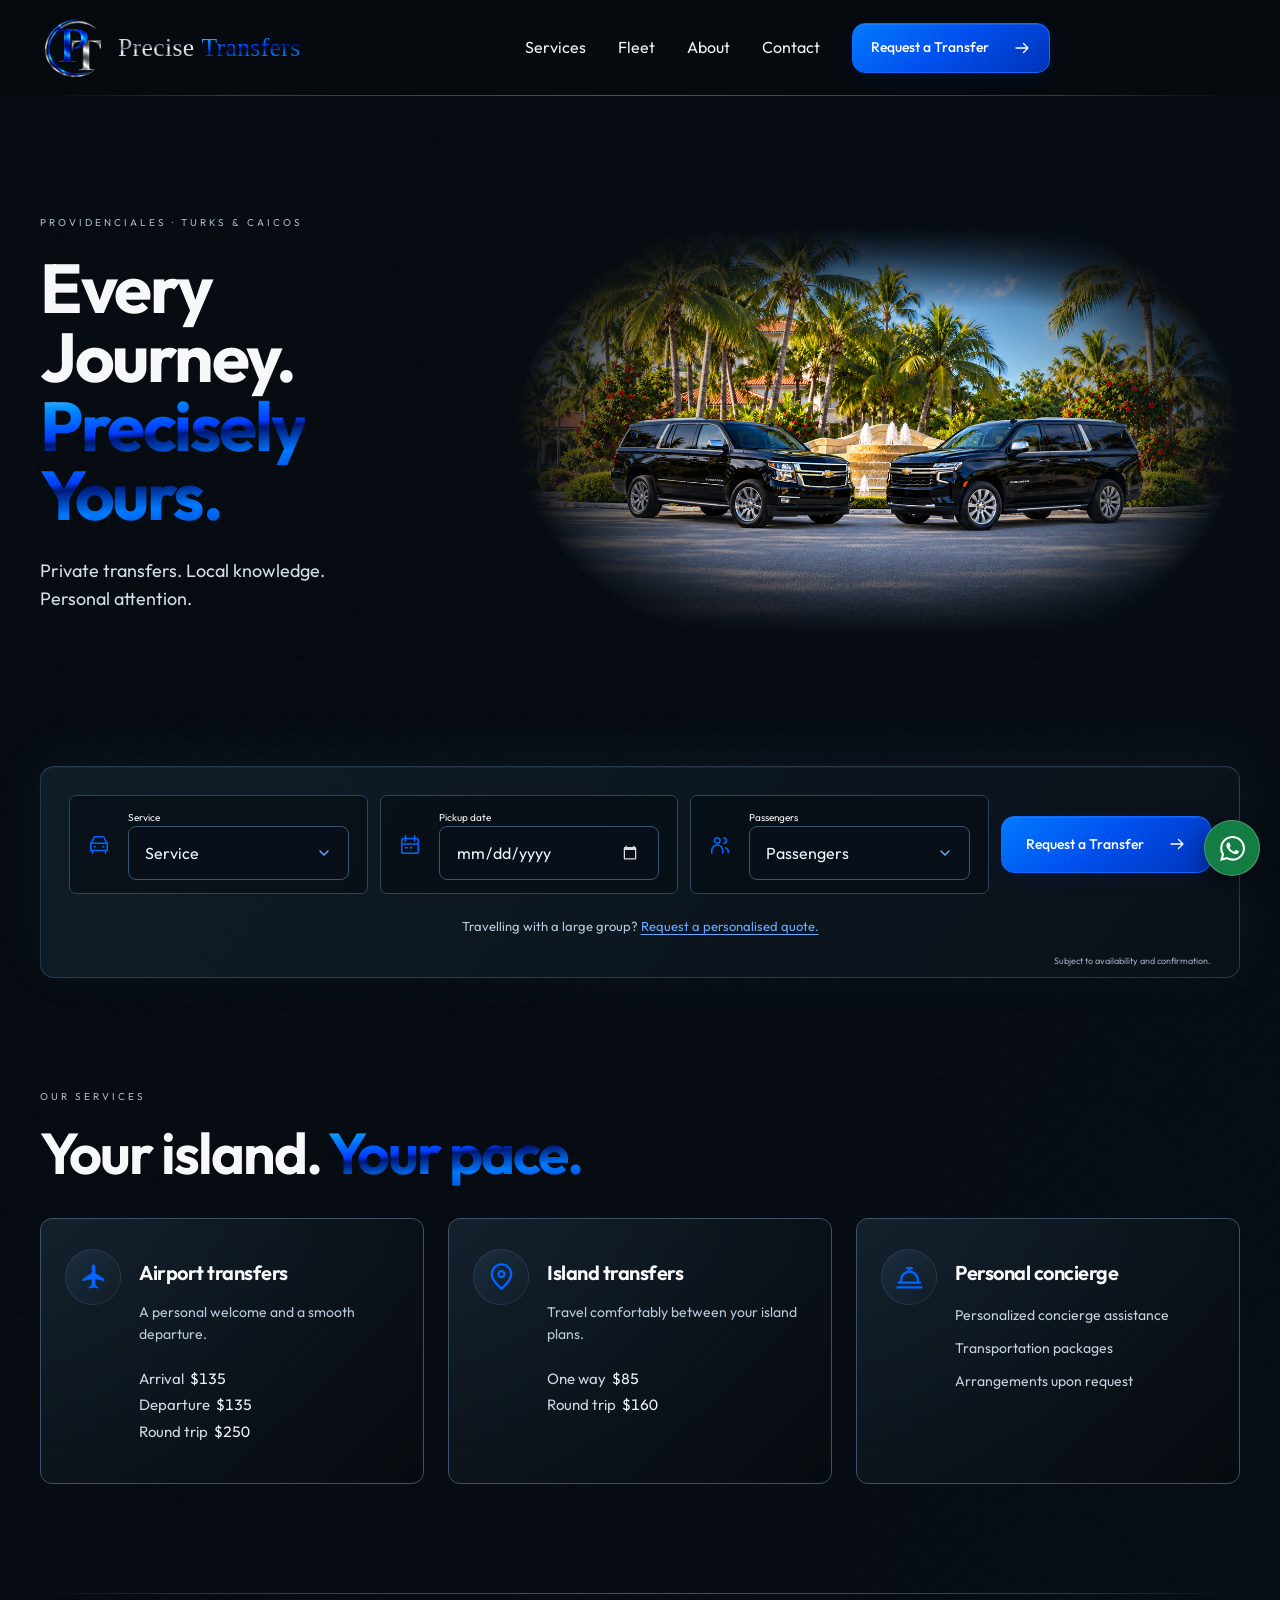
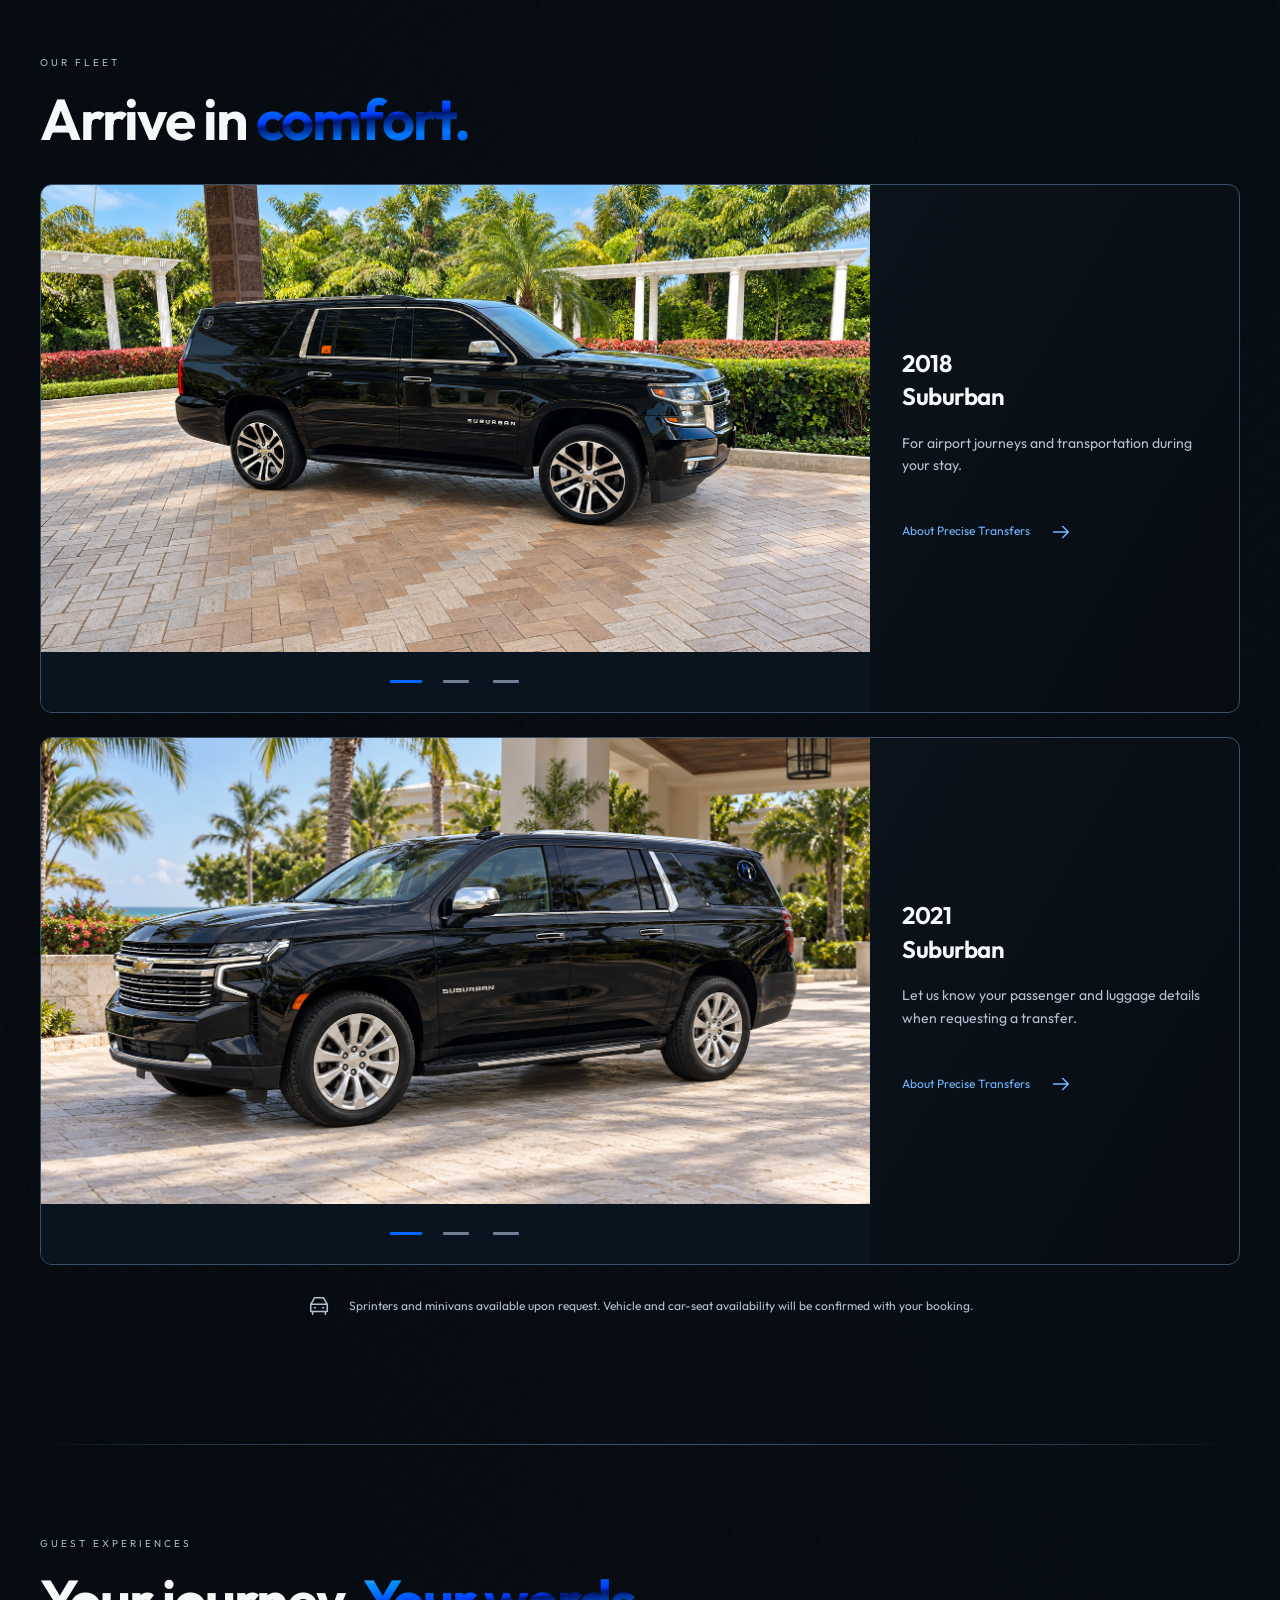
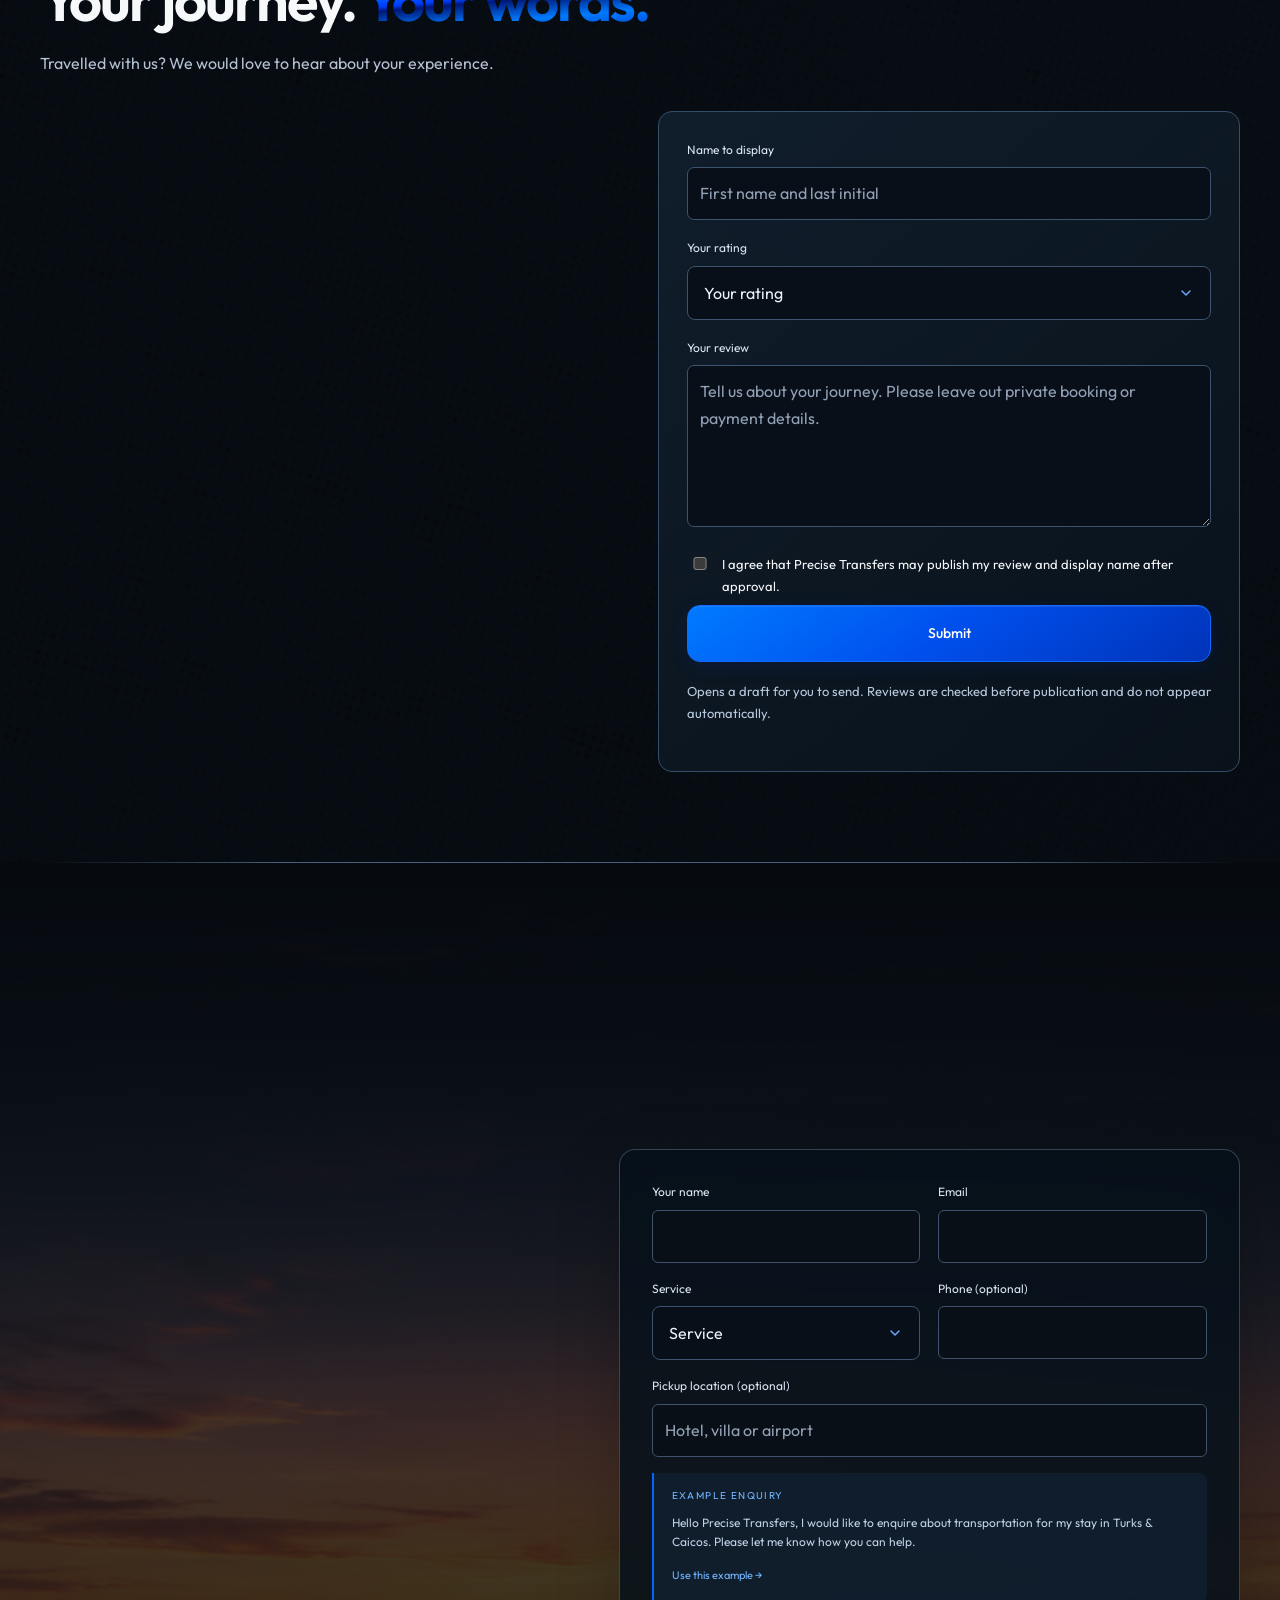
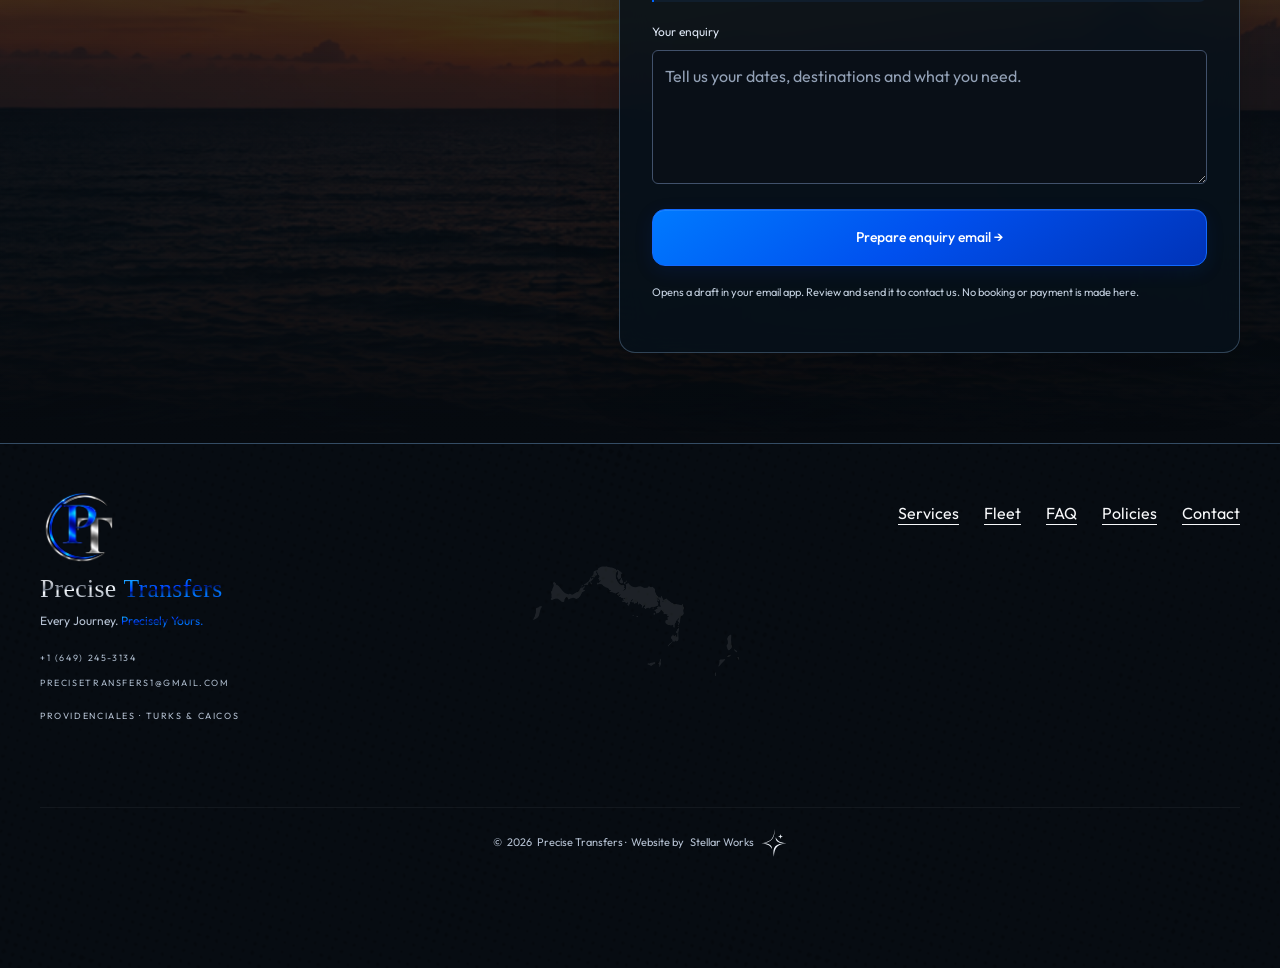
<file: index.html>
<!doctype html>
<html lang="en">
  <link rel="icon" type="image/png"
      href="assets/images/pt-favicon.png?v=1">
<link rel="apple-touch-icon"
      href="assets/images/pt-favicon.png">


<script>
(() => {
  let seen = false;
  try { seen = sessionStorage.getItem('precise-transfers-intro-v4') === 'seen'; } catch {}
  if (!seen && !matchMedia('(prefers-reduced-motion: reduce)').matches) {
    document.documentElement.classList.add('intro-boot');
    window.preciseIntroFailsafe = setTimeout(() => {
      document.documentElement.classList.remove('intro-boot');
    }, 8000);
  }
})();
</script>
<style>
html.intro-boot::before {
  content: ''; position: fixed; inset: 0; z-index: 10000;
  background: #000; pointer-events: none;
}
</style>
<link rel="preload" as="image" href="assets/images/pt-monogram.png" fetchpriority="high">

<head>
  <meta charset="utf-8"><meta name="viewport" content="width=device-width, initial-scale=1">
  <meta name="robots" content="noindex, nofollow">
  <meta name="description" content="Locally owned luxury transportation and concierge services based in Providenciales, Turks & Caicos. Request an airport or local transfer with Precise Transfers.">
  <meta name="theme-color" content="#080b10">
  <title>Precise Transfers | Every Journey. Precisely Yours.</title>
  <link rel="stylesheet" href="css/styles.css"><link rel="stylesheet" href="css/mockup.css"><link rel="stylesheet" href="css/refresh.css"><link rel="stylesheet" href="css/site-additions.css?v=2"><script src="js/main.js" defer></script><script src="js/approved-reviews.js" defer></script><script src="js/dropdowns.js?v=2" defer></script>
</head>
<body>
  <a class="skip-link" href="#main">Skip to content</a>
  <div class="logo-intro" aria-hidden="true" hidden><img src="assets/images/pt-monogram.png" alt="" width="320" height="320"></div>
  <header class="site-header"><div class="container header-inner">
    <a class="brand" href="index.html" aria-label="Precise Transfers home">
  <img
    class="pt-mark"
    src="assets/images/pt-monogram.png"
    alt=""
    width="80"
    height="80"
  >
  <span class="brand-wordmark">
    <span class="metal-silver">Precise</span>
    <span class="metal-blue">Transfers</span>
  </span>
</a>
    <button class="menu-toggle" aria-expanded="false" aria-controls="site-nav" hidden>Menu <span aria-hidden="true">☰</span></button>
    <nav id="site-nav" aria-label="Main navigation"><a href="#services">Services</a><a href="#fleet">Fleet</a><a href="about.html">About</a><a href="#contact">Contact</a><a class="button small" href="booking.html">Request a Transfer <svg class="icon" viewBox="0 0 24 24" fill="none" stroke="currentColor" stroke-width="1.7" stroke-linecap="round" stroke-linejoin="round" aria-hidden="true"><path d="M4 12h16m-6-6 6 6-6 6"/></svg></a></nav>
  </div></header>
  <main id="main">
    <section class="hero container" aria-labelledby="hero-title">
  <div class="hero-copy">
    <p class="eyebrow">Providenciales · Turks &amp; Caicos</p>

    <h1 id="hero-title">
      Every <br>Journey.<br>
      <span>Precisely <br>Yours.</span>
    </h1>

    <p class="hero-description">
      Private transfers. Local knowledge.<br>
      Personal attention.
    </p>
  </div>

  <figure class="hero-photo hero-static">
    <img
  src="assets/images/hero-facing-updated.png"
  alt="2018 and 2021 Chevrolet Suburbans facing each other"
  width="1672"
  height="941"
  fetchpriority="high"
>
  </figure>
</section>
    <div class="container quick-wrap"><form class="quick-booking" action="booking.html" method="get"><label><svg class="icon" viewBox="0 0 24 24" fill="none" stroke="currentColor" stroke-width="1.7" stroke-linecap="round" stroke-linejoin="round" aria-hidden="true"><path d="m5 7 2-4h10l2 4 2 3v8H3v-8Zm-2 3h18M7 14h1m8 0h1M5 18v3m14-3v3"/></svg><span>Service<select name="service" aria-label="Service"><option value="">Select a service</option><option>Airport arrival</option><option>Airport departure</option><option>Airport round trip</option><option>Island transfers — one way</option><option>Island transfers — round trip</option><option>Concierge / transportation package</option></select></span></label><label><svg class="icon" viewBox="0 0 24 24" fill="none" stroke="currentColor" stroke-width="1.7" stroke-linecap="round" stroke-linejoin="round" aria-hidden="true"><rect x="3" y="5" width="18" height="16" rx="2"/><path d="M7 2v6m10-6v6M3 11h18m-14 4h2m3 0h2"/></svg><span>Pickup date<input type="date" name="date" aria-label="Pickup date"></span></label><label><svg class="icon" viewBox="0 0 24 24" fill="none" stroke="currentColor" stroke-width="1.7" stroke-linecap="round" stroke-linejoin="round" aria-hidden="true"><circle cx="9" cy="7" r="3"/><path d="M3 21v-3a6 6 0 0 1 12 0v3m1-17a3 3 0 0 1 0 6m2 5a5 5 0 0 1 3 5"/></svg><span>Passengers<select name="passengers" aria-label="Passengers"><option value="">Select</option><option>1</option><option>2</option><option>3</option><option>4</option><option>5</option><option>6</option><option>7</option><option>8</option><option value="9">9+ / group</option></select></span></label><button class="button" type="submit">Request a Transfer <svg class="icon" viewBox="0 0 24 24" fill="none" stroke="currentColor" stroke-width="1.7" stroke-linecap="round" stroke-linejoin="round" aria-hidden="true"><path d="M4 12h16m-6-6 6 6-6 6"/></svg></button><p class="group-quote-note">
  Travelling with a large group?
  <a href="#contact">Request a personalised quote.</a>
</p><p>Subject to availability and confirmation.</p></form></div>
    <section id="services" class="section container" aria-labelledby="services-title"><div class="section-heading reveal"><p class="eyebrow">Our services</p><h2 id="services-title">Your island.<br class="mobile-break"> <span>Your pace.</span></h2></div>
      <div class="service-grid">
  <article class="service-card reveal">
    <span class="service-icon">
      <svg class="icon" viewBox="0 0 24 24"
           fill="currentColor" aria-hidden="true">
        <path d="M12 2c-1 0-1.5 1-1.5 2v5L3 14v2l7.5-2v5L8 21v1l4-1 4 1v-1l-2.5-2v-5l7.5 2v-2l-7.5-5V4C13.5 3 13 2 12 2Z"/>
      </svg>
    </span>

    <h3>Airport transfers</h3>
    <p class="service-description">
      A personal welcome and a smooth departure.
    </p>

    <dl class="rates">
      <div><dt>Arrival</dt><dd>$135</dd></div>
      <div><dt>Departure</dt><dd>$135</dd></div>
      <div><dt>Round trip</dt><dd>$250</dd></div>
    </dl>
  </article>

  <article class="service-card reveal">
    <span class="service-icon">
      <svg class="icon" viewBox="0 0 24 24"
           fill="none" stroke="currentColor"
           stroke-width="1.7" aria-hidden="true">
        <path d="M20 10c0 6-8 12-8 12S4 16 4 10a8 8 0 1 1 16 0Z"/>
        <circle cx="12" cy="10" r="2.5"/>
      </svg>
    </span>

    <h3>Island transfers</h3>
    <p class="service-description">
      Travel comfortably between your island plans.
    </p>

    <dl class="rates">
      <div><dt>One way</dt><dd>$85</dd></div>
      <div><dt>Round trip</dt><dd>$160</dd></div>
    </dl>
  </article>

  <article class="service-card reveal">
    <span class="service-icon">
      <svg class="icon" viewBox="0 0 24 24"
           fill="none" stroke="currentColor"
           stroke-width="1.7" stroke-linecap="round"
           aria-hidden="true">
        <path d="M3 17h18M5 17v-2a7 7 0 0 1 14 0v2M2 21h20M12 8V5M10 5h4"/>
      </svg>
    </span>

    <h3>Personal concierge</h3>
    <ul class="concierge-list">
      <li>Personalized concierge assistance</li>
      <li>Transportation packages</li>
      <li>Arrangements upon request</li>
    </ul>
  </article>
</div>
    </section>
    <section id="fleet" class="section container" aria-labelledby="fleet-title"><div class="section-heading reveal"><p class="eyebrow">Our fleet</p><h2 id="fleet-title">Arrive in <span>comfort.</span></h2></div>
      <div class="fleet-list"><article class="fleet-row reveal"><figure><div id="fleet-2018" class="slideshow " role="region" aria-roledescription="carousel" aria-label="2018 Suburban photos" data-slideshow><div class="slides"><div class="slide is-active" role="group" aria-roledescription="slide" aria-label="1 of 3" aria-hidden="false"><img src="assets/images/suburban-2018-enhanced.png" alt="2018 Chevrolet Suburban side profile at a resort" loading="lazy" width="1600" height="900"></div><div class="slide" role="group" aria-roledescription="slide" aria-label="2 of 3" aria-hidden="true"><img src="assets/images/suburban-2018-front-wide.png" alt="2018 Chevrolet Suburban front three-quarter view beside palms" loading="lazy" width="1600" height="900"></div><div class="slide" role="group" aria-roledescription="slide" aria-label="3 of 3" aria-hidden="true"><img src="assets/images/suburban-2018-palms-wide.png" alt="2018 Chevrolet Suburban photographed on a palm-lined road" loading="lazy" width="1600" height="900"></div></div><div class="slideshow-controls" hidden><button type="button" data-prev aria-label="Previous image">←</button><div class="slide-dots"><button type="button" data-slide="0" aria-label="Show image 1" aria-pressed="true"></button><button type="button" data-slide="1" aria-label="Show image 2" aria-pressed="false"></button><button type="button" data-slide="2" aria-label="Show image 3" aria-pressed="false"></button></div><button type="button" data-next aria-label="Next image">→</button><button type="button" data-play aria-label="Pause slideshow">Pause</button><span class="slide-count" aria-live="off">1 / 3</span></div></div></figure><div class="fleet-copy"><p class="eyebrow">01 / Chevrolet</p><h3>2018<br> Suburban</h3><p>For airport journeys and transportation during your stay.</p><a class="text-link" href="about.html">About Precise Transfers <svg class="icon" viewBox="0 0 24 24" fill="none" stroke="currentColor" stroke-width="1.7" stroke-linecap="round" stroke-linejoin="round" aria-hidden="true"><path d="M4 12h16m-6-6 6 6-6 6"/></svg></a></div></article>
      <article class="fleet-row reveal"><figure><div id="fleet-2021" class="slideshow " role="region" aria-roledescription="carousel" aria-label="2021 Suburban illustrative gallery" data-slideshow><div class="slides"><div class="slide is-active" role="group" aria-roledescription="slide" aria-label="1 of 2" aria-hidden="false"><img src="assets/images/suburban-2021-resort.png" alt="Illustrative 2021 Chevrolet Suburban front and side view" loading="lazy" width="1600" height="900"></div><div class="slide" role="group" aria-roledescription="slide" aria-label="2 of 2" aria-hidden="true"><img src="assets/images/suburban-2021-coastal.png" alt="Illustrative 2021 Chevrolet Suburban beside a coastal villa" loading="lazy" width="1600" height="900"></div></div><div class="slideshow-controls" hidden><button type="button" data-prev aria-label="Previous image">←</button><div class="slide-dots"><button type="button" data-slide="0" aria-label="Show image 1" aria-pressed="true"></button><button type="button" data-slide="1" aria-label="Show image 2" aria-pressed="false"></button></div><button type="button" data-next aria-label="Next image">→</button><button type="button" data-play aria-label="Pause slideshow">Pause</button><span class="slide-count" aria-live="off">1 / 2</span></div></div><figcaption>Illustrative preview</figcaption></figure><div class="fleet-copy"><p class="eyebrow">02 / Chevrolet</p><h3>2021<br> Suburban</h3><p>Let us know your passenger and luggage details when requesting a transfer.</p><a class="text-link" href="booking.html">About Precise Transfers <svg class="icon" viewBox="0 0 24 24" fill="none" stroke="currentColor" stroke-width="1.7" stroke-linecap="round" stroke-linejoin="round" aria-hidden="true"><path d="M4 12h16m-6-6 6 6-6 6"/></svg></a></div></article></div>
      <p class="fleet-note"><svg class="icon" viewBox="0 0 24 24" fill="none" stroke="currentColor" stroke-width="1.7" stroke-linecap="round" stroke-linejoin="round" aria-hidden="true"><path d="m5 7 2-4h10l2 4 2 3v8H3v-8Zm-2 3h18M7 14h1m8 0h1M5 18v3m14-3v3"/></svg>Sprinters and minivans available upon request. Vehicle and car-seat availability will be confirmed with your booking.</p>
    </section>
    <section id="reviews" class="section container reviews-section" aria-labelledby="reviews-title">
  <div class="section-heading">
    <p class="eyebrow">Guest experiences</p>
    <h2 id="reviews-title">Your journey. <span>Your words.</span></h2>
    <p>Travelled with us? We would love to hear about your experience.</p>
  </div>
  <div class="reviews-layout">
    <div>
      <div id="approved-reviews" class="approved-reviews"></div>
    </div>
    <form id="review-form" class="review-form">
      <div class="field"><label for="review-name">Name to display</label><input id="review-name" name="displayName" autocomplete="name" maxlength="70" placeholder="First name and last initial" required></div>
      <div class="field"><label for="review-rating">Your rating</label><select id="review-rating" name="rating" required><option value="">Choose a rating</option><option value="5">5 — Excellent</option><option value="4">4 — Good</option><option value="3">3 — Average</option><option value="2">2 — Below expectations</option><option value="1">1 — Poor</option></select></div>
      <div class="field"><label for="review-message">Your review</label><textarea id="review-message" name="review" rows="5" minlength="10" maxlength="1000" required placeholder="Tell us about your journey. Please leave out private booking or payment details."></textarea></div>
      <label class="review-consent"><input type="checkbox" name="consent" required><span>I agree that Precise Transfers may publish my review and display name after approval.</span></label>
      <div class="review-actions">
       <button class="button" type="submit">Submit</button>
      </div>
      <p class="review-note">Opens a draft for you to send. Reviews are checked before publication and do not appear automatically.</p>
      <p id="review-status" class="review-status" role="status"></p>
      <div id="review-copy" class="review-copy" hidden><label for="review-draft">Your review draft — copy if your app does not open</label><textarea id="review-draft" rows="7" readonly></textarea></div>
    </form>
  </div>
</section>
    <section id="contact" class="contact-section"><div class="container contact-form-grid"><div class="contact-intro reveal"><p class="eyebrow">Get in touch</p><h2>Let’s plan <span>your journey.</span></h2><p>Tell us what you have in mind. We’ll help arrange the details.</p></div><form id="contact-form" class="contact-form"><div class="form-pair"><div class="field"><label for="contact-name">Your name</label><input id="contact-name" name="name" autocomplete="name" required maxlength="120"></div><div class="field"><label for="contact-email">Email</label><input id="contact-email" name="email" autocomplete="email" type="email" required maxlength="160"></div></div><div class="form-pair"><div class="field"><label for="contact-service">Service</label><select id="contact-service" name="service"><option value="">Select a service</option><option>Airport arrival</option><option>Airport departure</option><option>Airport round trip</option><option>Island transfers — one way</option><option>Island transfers — round trip</option><option>Concierge / transportation package</option></select></div><div class="field"><label for="contact-phone">Phone (optional)</label><input id="contact-phone" name="phone" autocomplete="tel" type="tel" maxlength="50"></div></div><div class="field"><label for="contact-pickup">Pickup location (optional)</label><input id="contact-pickup" name="pickup" maxlength="200" placeholder="Hotel, villa or airport"></div><div class="enquiry-example"><p class="example-label">Example enquiry</p><p data-example></p><button class="text-link" type="button" data-use-example>Use this example →</button></div><div class="field"><label for="contact-message">Your enquiry</label><textarea id="contact-message" name="notes" rows="4" maxlength="1500" required placeholder="Tell us your dates, destinations and what you need."></textarea></div><button class="button" type="submit">Prepare enquiry email →</button><p class="form-disclosure">Opens a draft in your email app. Review and send it to contact us. No booking or payment is made here.</p><p data-form-status role="status"></p><div data-email-fallback hidden><label for="contact-copy">Email draft — copy if your email app does not open</label><textarea id="contact-copy" data-email-copy rows="7" readonly></textarea><button type="button" class="secondary-button" data-copy-request>Copy enquiry</button></div></form></div></section>
  </main><footer class="site-footer container"><div><a class="brand" href="index.html"><img class="pt-mark" src="assets/images/pt-monogram.png" alt="Precise Transfers" width="80" height="80"></a><p class="footer-company">
  <span class="metal-silver">Precise</span>
  <span class="metal-blue">Transfers</span>
</p><p>Every Journey. <span class="blue-text">Precisely Yours.</span></p><div class="footer-contact">
  <a class="eyebrow footer-location" href="tel:+16492453134">
    +1 (649) 245-3134
  </a>

  <a class="eyebrow footer-location"
     href="mailto:Precisetransfers1@gmail.com">
    Precisetransfers1@gmail.com
  </a>
</div><p class="eyebrow footer-location">Providenciales · Turks &amp; Caicos</p></div><nav aria-label="Footer navigation"><a href="#services">Services</a><a href="#fleet">Fleet</a><a href="faq.html">FAQ</a><a href="policies.html">Policies</a><a href="#contact">Contact</a></nav><p class="credits">
  © <span data-year>2026</span> Precise Transfers ·
  <span class="agency-credit">
    <span>Website by</span>
    <span>Stellar Works</span>
    <svg
  class="stellar-star-inline"
  viewBox="45 40 320 350"
  xmlns="http://www.w3.org/2000/svg"
  aria-hidden="true"
  focusable="false"
>
  <g fill="currentColor">
    <path d="
      M213 52
      C216 158 174 214 59 218
      C165 203 205 169 213 52Z
    "/>
    <path d="
      M224 148
      C242 190 272 211 350 218
      C261 218 224 205 224 148Z
    "/>
    <path d="
      M59 218
      C147 217 184 239 182 286
      C164 242 125 227 59 218Z
    "/>
    <path d="
      M204 375
      C182 259 223 220 350 218
      C247 236 210 260 204 375Z
    "/>
    <path d="
      M281 106
      C283 130 286 136 311 138
      C287 140 283 146 281 170
      C279 146 274 140 251 138
      C275 136 279 131 281 106Z
    "/>
  </g>
</svg>
  </span>
</p></footer>
</body></html>
</file>
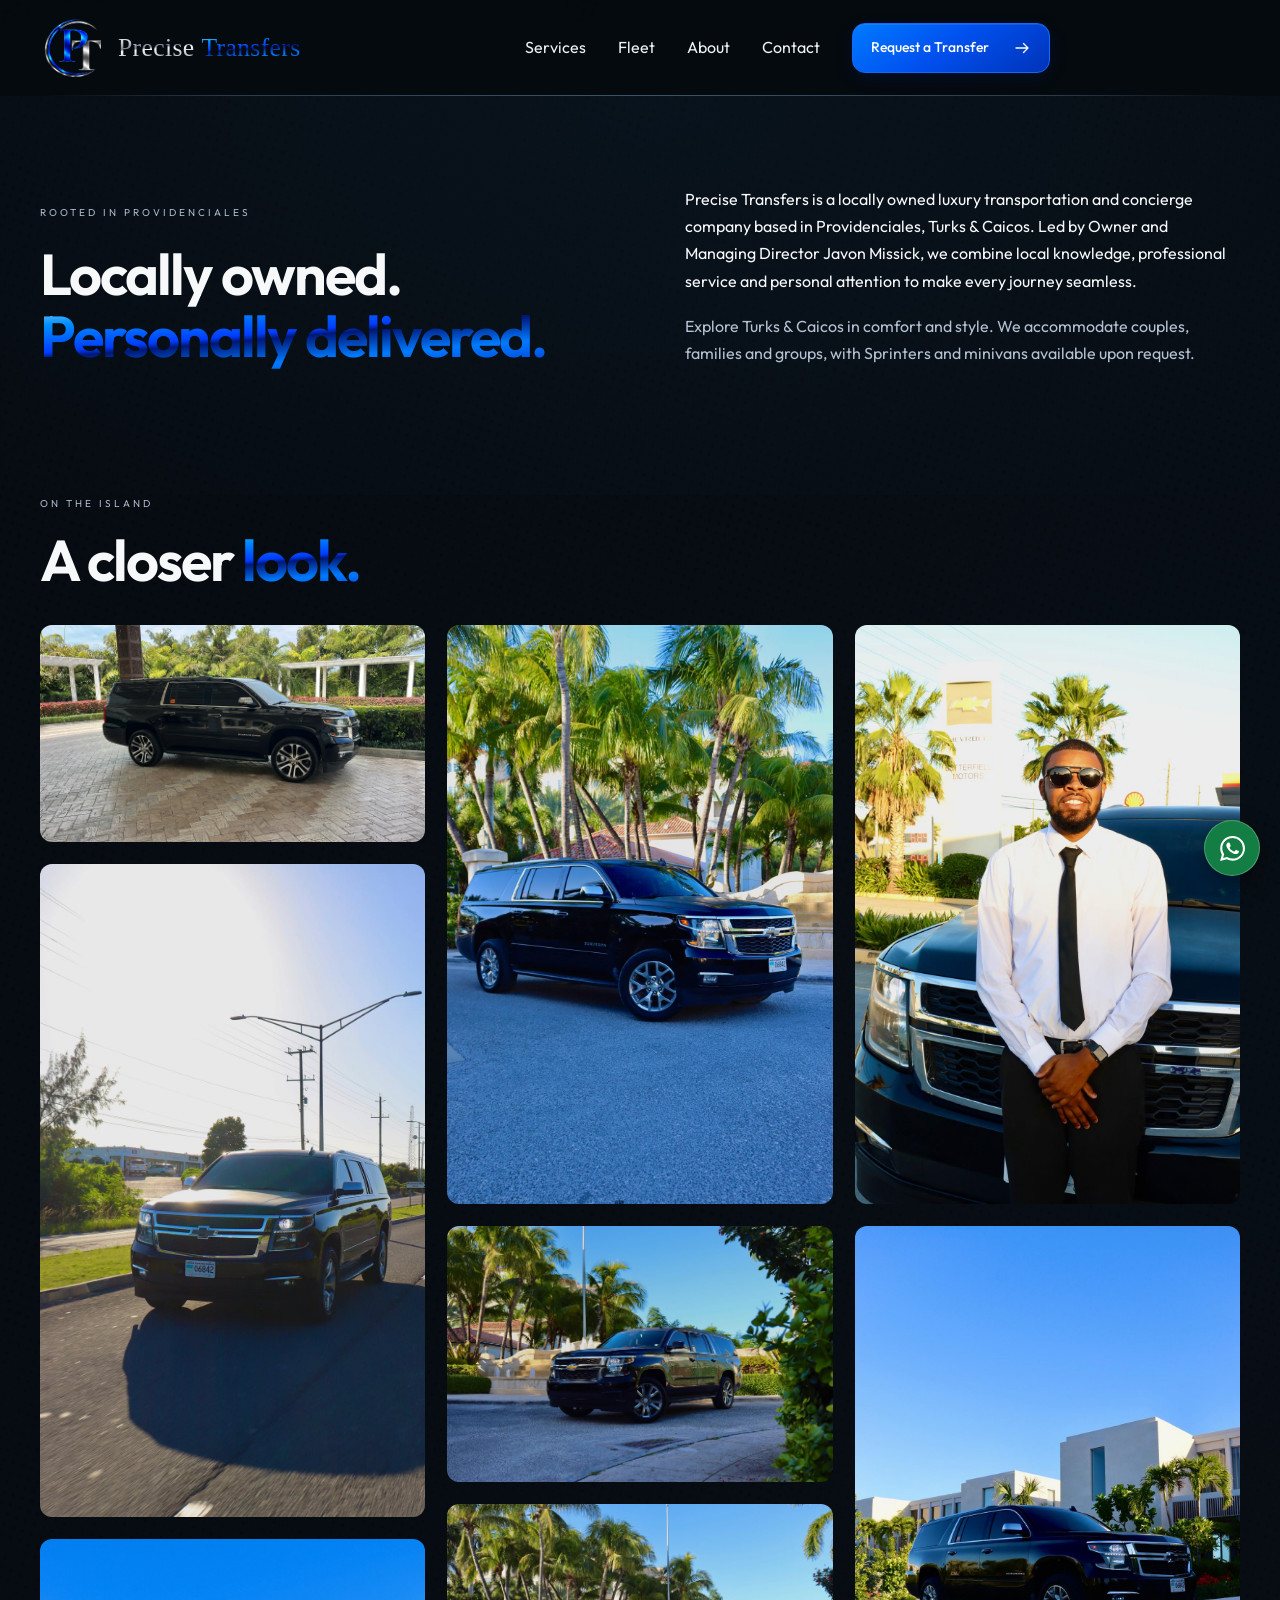
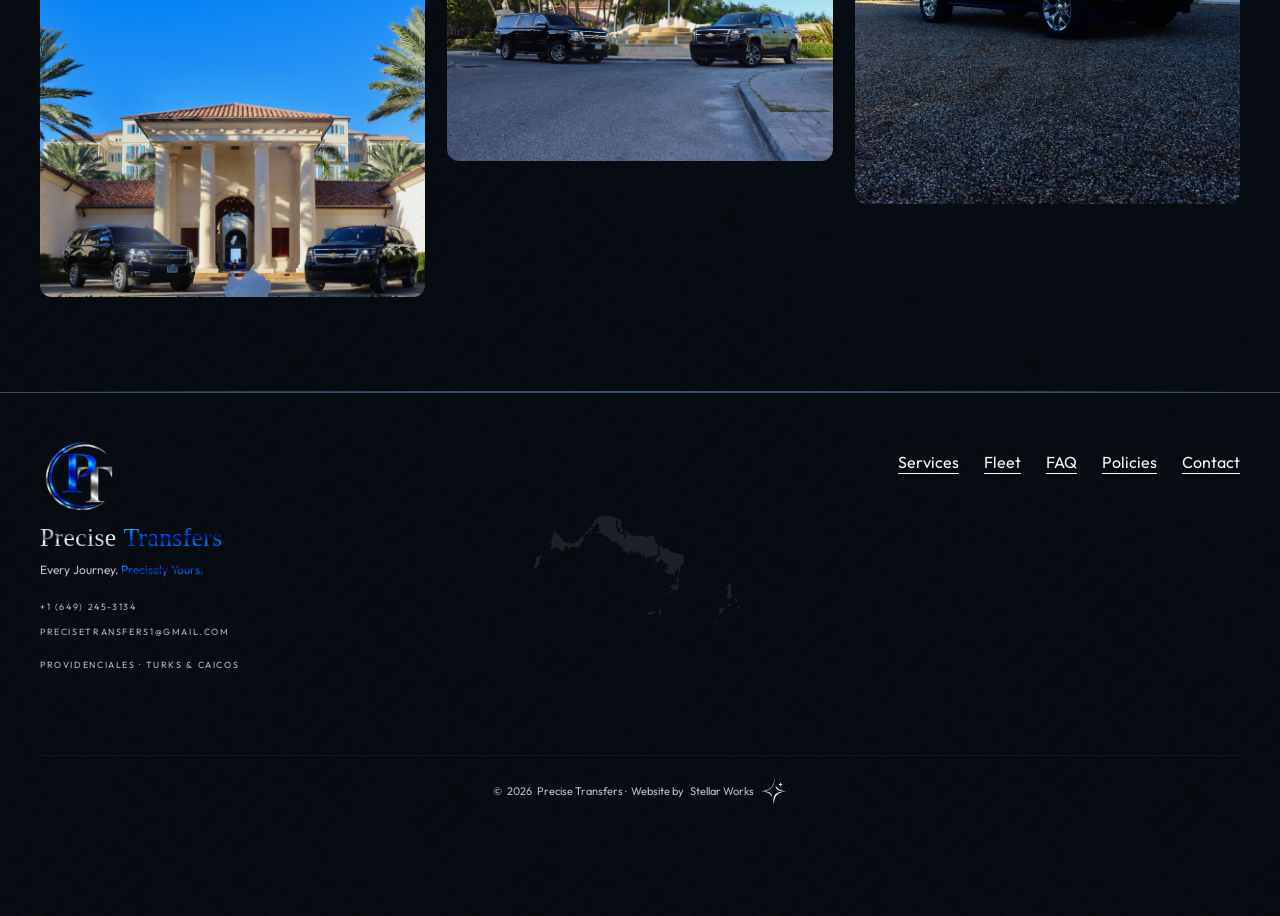
<file: about.html>
<!doctype html>
<html lang="en">
  <link rel="icon" type="image/png"
      href="assets/images/pt-favicon.png?v=1">
<link rel="apple-touch-icon"
      href="assets/images/pt-favicon.png">


<head>
  <meta charset="utf-8"><meta name="viewport" content="width=device-width, initial-scale=1">
  <meta name="robots" content="noindex, nofollow">
  <meta name="description" content="Locally owned luxury transportation and concierge services based in Providenciales, Turks & Caicos. Request an airport or local transfer with Precise Transfers.">
  <meta name="theme-color" content="#080b10">
  <title>About | Precise Transfers</title>
    <link rel="stylesheet" href="css/styles.css"><link rel="stylesheet" href="css/mockup.css"><link rel="stylesheet" href="css/refresh.css"><link rel="stylesheet" href="css/site-additions.css?v=2"><script src="js/main.js" defer></script><script src="js/approved-reviews.js" defer></script><script src="js/dropdowns.js?v=2" defer></script>
</head>
<body>
  <a class="skip-link" href="#main">Skip to content</a>
  
  <header class="site-header"><div class="container header-inner">
    <a class="brand" href="index.html" aria-label="Precise Transfers home">
  <img
    class="pt-mark"
    src="assets/images/pt-monogram.png"
    alt=""
    width="80"
    height="80"
  >
  <span class="brand-wordmark">
    <span class="metal-silver">Precise</span>
    <span class="metal-blue">Transfers</span>
  </span>
</a>
    <button class="menu-toggle" aria-expanded="false" aria-controls="site-nav" hidden>Menu <span aria-hidden="true">☰</span></button>
    <nav id="site-nav" aria-label="Main navigation"><a href="index.html#services">Services</a><a href="index.html#fleet">Fleet</a><a href="about.html">About</a><a href="index.html#contact">Contact</a><a class="button small" href="booking.html">Request a Transfer <svg class="icon" viewBox="0 0 24 24" fill="none" stroke="currentColor" stroke-width="1.7" stroke-linecap="round" stroke-linejoin="round" aria-hidden="true"><path d="M4 12h16m-6-6 6 6-6 6"/></svg></a></nav>
  </div></header>
<main id="main" class="interior-main">    <section id="about" class="section about-section"><div class="container about-grid"><div class="reveal"><p class="eyebrow">Rooted in Providenciales</p><h2>Locally owned.<br><span>Personally delivered.</span></h2></div><div class="about-copy reveal"><p>Precise Transfers is a locally owned luxury transportation and concierge company based in Providenciales, Turks &amp; Caicos. Led by Owner and Managing Director Javon Missick, we combine local knowledge, professional service and personal attention to make every journey seamless.</p><p class="muted">Explore Turks &amp; Caicos in comfort and style. We accommodate couples, families and groups, with Sprinters and minivans available upon request.</p></div></div></section>
<section class="container about-gallery-section" aria-labelledby="gallery-title">
  <div class="section-heading">
    <p class="eyebrow">On the island</p>
    <h2 id="gallery-title">A closer <span>look.</span></h2>
  </div>
  <div class="about-photo-grid">
    <figure><img src="assets/images/about-resort-side.jpg" alt="Black Suburban beside a shaded resort entrance" width="1600" height="900" loading="lazy"><figcaption>Arrive in comfort.</figcaption></figure>
    <figure><img src="assets/images/about-on-the-road.jpg" alt="Front view of a black Suburban on an island road" width="944" height="1600" loading="lazy"></figure>
    <figure><img src="assets/images/about-resort-entrance.jpg" alt="Two black SUVs outside a resort entrance" width="1600" height="1485" loading="lazy"></figure>
    <figure><img src="assets/images/about-palms.jpg" alt="Suburban parked beside palms and a fountain" width="1066" height="1600" loading="lazy"></figure>
    <figure><img src="assets/images/about-front-view.jpg" alt="Front and side view of a Suburban in a tropical setting" width="1600" height="1066" loading="lazy"></figure>
    <figure><img src="assets/images/about-facing-suvs.jpg" alt="Two SUVs facing each other beside a resort fountain" width="1600" height="1066" loading="lazy"><figcaption>Every Journey. Precisely Yours.</figcaption></figure>
    <figure><img src="assets/images/about-portrait.jpg" alt="Portrait of a man standing beside a black Suburban" width="1066" height="1600" loading="lazy"></figure>
    <figure><img src="assets/images/about-villa.jpg" alt="Black Suburban parked beside white island architecture" width="1066" height="1600" loading="lazy"></figure>
  </div>
</section>
</main><footer class="site-footer container"><div><a class="brand" href="index.html"><img class="pt-mark" src="assets/images/pt-monogram.png" alt="Precise Transfers" width="80" height="80"></a><p class="footer-company">
  <span class="metal-silver">Precise</span>
  <span class="metal-blue">Transfers</span>
</p><p>Every Journey. <span class="blue-text">Precisely Yours.</span></p><div class="footer-contact">
  <a class="eyebrow footer-location" href="tel:+16492453134">
    +1 (649) 245-3134
  </a>

  <a class="eyebrow footer-location"
     href="mailto:Precisetransfers1@gmail.com">
    Precisetransfers1@gmail.com
  </a>
</div><p class="eyebrow footer-location">Providenciales · Turks &amp; Caicos</p></div><nav aria-label="Footer navigation"><a href="index.html#services">Services</a><a href="index.html#fleet">Fleet</a><a href="faq.html">FAQ</a><a href="policies.html">Policies</a><a href="index.html#contact">Contact</a></nav><p class="credits">© <span data-year>2026</span> Precise Transfers · <span class="agency-credit">
  <span>Website by</span>
  <span>Stellar Works</span>
  <svg
  class="stellar-star-inline"
  viewBox="45 40 320 350"
  xmlns="http://www.w3.org/2000/svg"
  aria-hidden="true"
  focusable="false"
>
  <g fill="currentColor">
    <path d="
      M213 52
      C216 158 174 214 59 218
      C165 203 205 169 213 52Z
    "/>
    <path d="
      M224 148
      C242 190 272 211 350 218
      C261 218 224 205 224 148Z
    "/>
    <path d="
      M59 218
      C147 217 184 239 182 286
      C164 242 125 227 59 218Z
    "/>
    <path d="
      M204 375
      C182 259 223 220 350 218
      C247 236 210 260 204 375Z
    "/>
    <path d="
      M281 106
      C283 130 286 136 311 138
      C287 140 283 146 281 170
      C279 146 274 140 251 138
      C275 136 279 131 281 106Z
    "/>
  </g>
</svg>
  </span>
</p>
</footer>
</body></html>
</file>
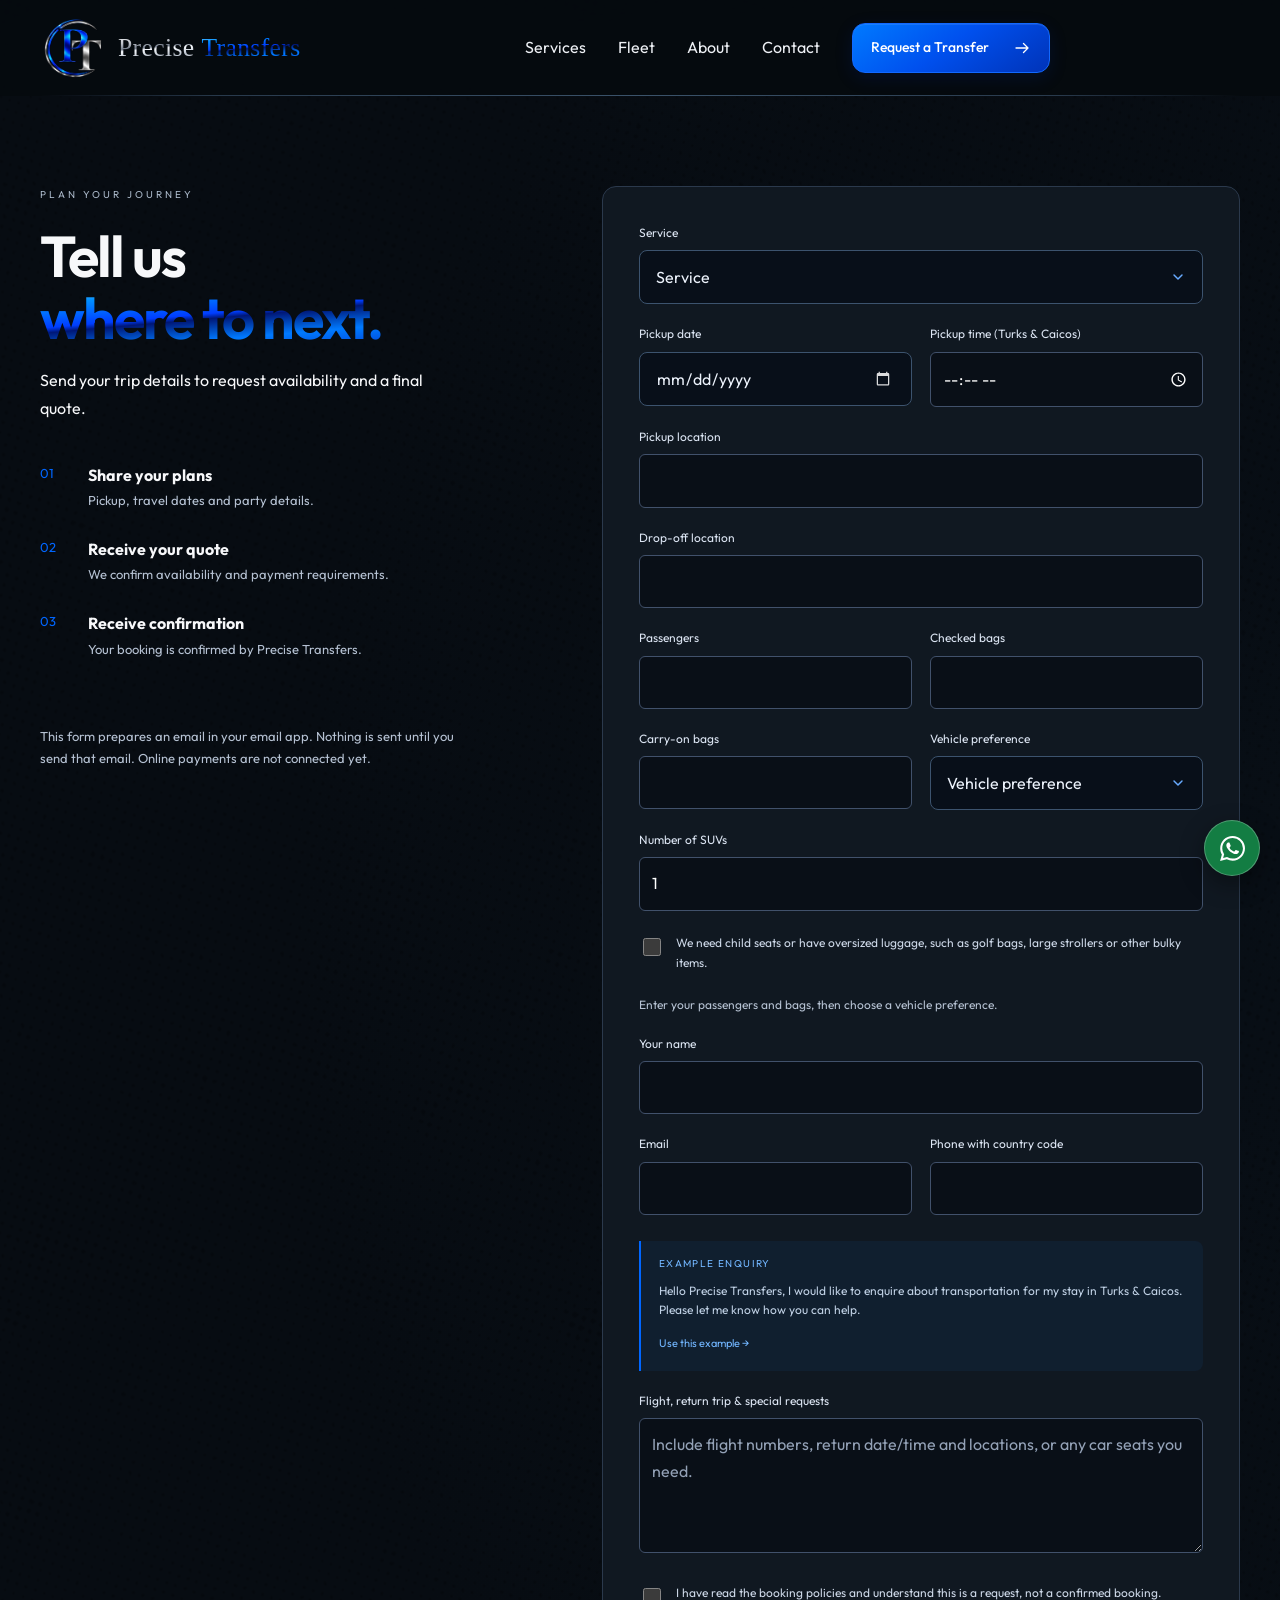
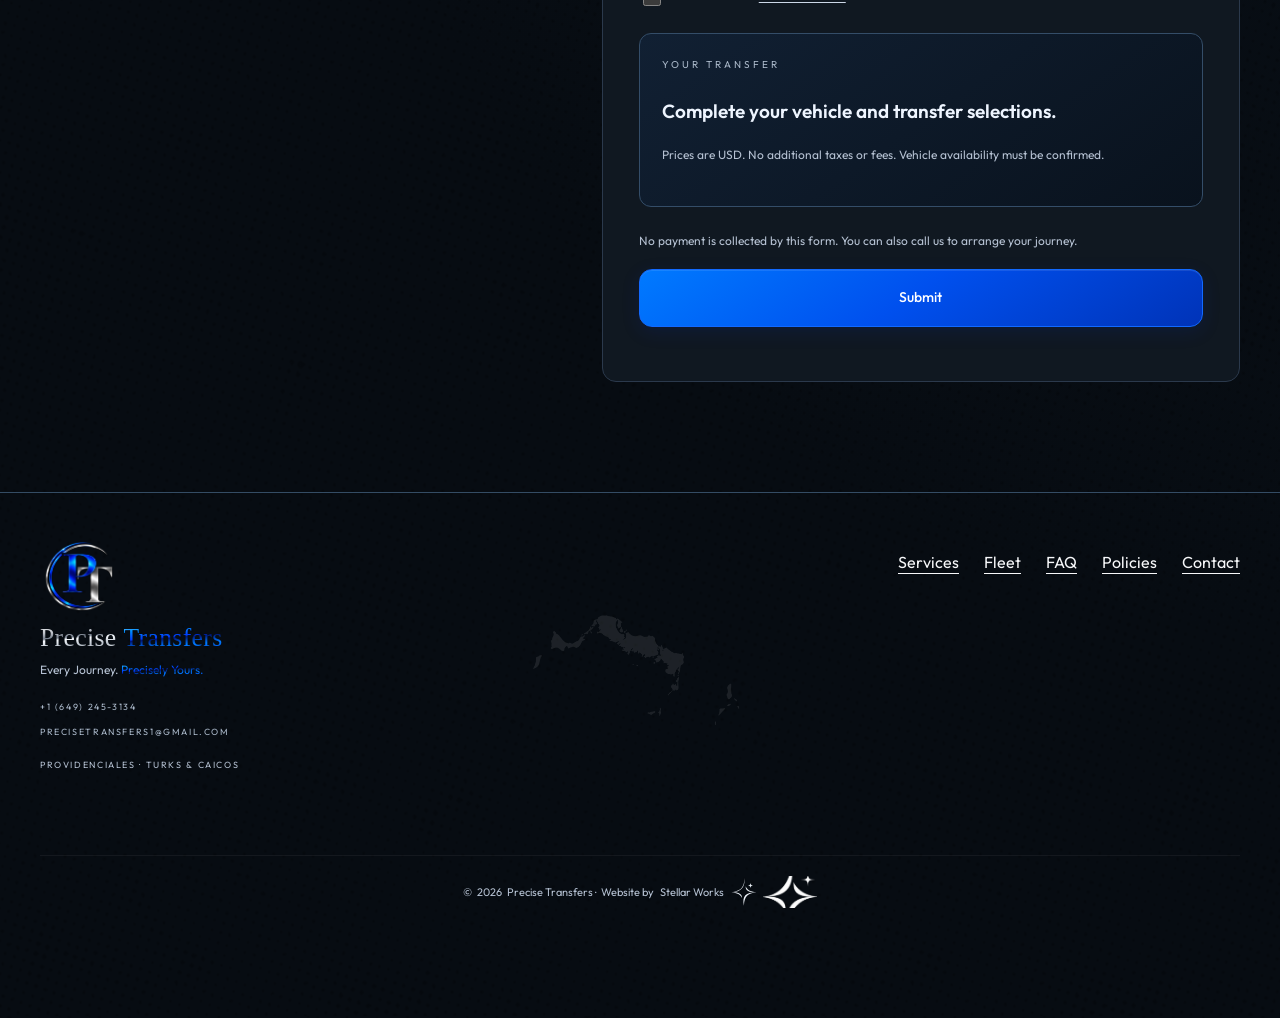
<file: booking.html>
<!doctype html>
<html lang="en">
  <link rel="icon" type="image/png"
      href="assets/images/pt-favicon.png?v=1">
<link rel="apple-touch-icon"
      href="assets/images/pt-favicon.png">

<head>
  <meta charset="utf-8"><meta name="viewport" content="width=device-width, initial-scale=1">
  <meta name="robots" content="noindex, nofollow">
  <meta name="description" content="Locally owned luxury transportation and concierge services based in Providenciales, Turks & Caicos. Request an airport or local transfer with Precise Transfers.">
  <meta name="theme-color" content="#080b10">
  <title>Request a Transfer | Precise Transfers</title>
    <link rel="stylesheet" href="css/styles.css"><link rel="stylesheet" href="css/mockup.css"><link rel="stylesheet" href="css/refresh.css"><link rel="stylesheet" href="css/site-additions.css?v=2"><script src="js/main.js" defer></script><script src="js/approved-reviews.js" defer></script><script src="js/dropdowns.js?v=2" defer></script><script src="js/booking-invoice.js" defer></script>
</head>
<body>
  <a class="skip-link" href="#main">Skip to content</a>
  
  <header class="site-header"><div class="container header-inner">
    <a class="brand" href="index.html" aria-label="Precise Transfers home">
  <img
    class="pt-mark"
    src="assets/images/pt-monogram.png"
    alt=""
    width="80"
    height="80"
  >
  <span class="brand-wordmark">
    <span class="metal-silver">Precise</span>
    <span class="metal-blue">Transfers</span>
  </span>
</a>
    <button class="menu-toggle" aria-expanded="false" aria-controls="site-nav" hidden>Menu <span aria-hidden="true">☰</span></button>
    <nav id="site-nav" aria-label="Main navigation"><a href="index.html#services">Services</a><a href="index.html#fleet">Fleet</a><a href="about.html">About</a><a href="index.html#contact">Contact</a><a class="button small" href="booking.html">Request a Transfer <svg class="icon" viewBox="0 0 24 24" fill="none" stroke="currentColor" stroke-width="1.7" stroke-linecap="round" stroke-linejoin="round" aria-hidden="true"><path d="M4 12h16m-6-6 6 6-6 6"/></svg></a></nav>
  </div></header>
<main id="main" class="interior-main">    <section id="booking" class="section container booking-grid" aria-labelledby="booking-title"><div class="booking-intro reveal"><p class="eyebrow">Plan your journey</p><h2 id="booking-title">Tell us<br><span>where to next.</span></h2><p>Send your trip details to request availability and a final quote.</p><ol class="steps"><li><b>Share your plans</b><span>Pickup, travel dates and party details.</span></li><li><b>Receive your quote</b><span>We confirm availability and payment requirements.</span></li><li><b>Receive confirmation</b><span>Your booking is confirmed by Precise Transfers.</span></li></ol><p class="muted">This form prepares an email in your email app. Nothing is sent until you send that email. Online payments are not connected yet.</p></div>
      <form id="request-form" class="request-form" aria-describedby="form-note">
        <div class="field"><label for="service">Service</label><select id="service" name="service" required><option value="">Select a service</option><option>Airport arrival</option><option>Airport departure</option><option>Airport round trip</option><option>Island transfers — one way</option><option>Island transfers — round trip</option><option>Concierge / transportation package</option></select></div>
        <div class="form-pair"><div class="field"><label for="travel-date">Pickup date</label><input id="travel-date" name="date" type="date" required></div><div class="field"><label for="travel-time">Pickup time (Turks &amp; Caicos)</label><input id="travel-time" name="time" type="time" required></div></div>
        <div class="field"><label for="pickup">Pickup location</label><input id="pickup" name="pickup" autocomplete="off" required maxlength="200"></div>
        <div class="field"><label for="dropoff">Drop-off location</label><input id="dropoff" name="dropoff" autocomplete="off" required maxlength="200"></div>
        <div class="form-pair">
  <div class="field">
    <label for="passengers">Passengers</label>
    <input id="passengers" name="passengers"
           type="number" min="1" step="1" required>
  </div>

  <div class="field">
    <label for="checked-bags">Checked bags</label>
    <input id="checked-bags" name="checkedBags"
           type="number" min="0" step="1" required>
  </div>
</div>

<div class="form-pair">
  <div class="field">
    <label for="carry-on-bags">Carry-on bags</label>
    <input id="carry-on-bags" name="carryOnBags"
           type="number" min="0" step="1" required>
  </div>

  <div class="field">
    <label for="vehicle-choice">Vehicle preference</label>
    <select id="vehicle-choice" name="vehicleChoice" required>
      <option value="">Choose vehicles</option>
      <option value="recommend">Recommend vehicles for me</option>
      <option value="suv">SUVs</option>
      <option value="van">Passenger van — request a quote</option>
      <option value="mixed">SUVs + van — request a quote</option>
    </select>
  </div>
</div>

<div class="field" id="suv-quantity-field">
  <label for="suv-quantity">Number of SUVs</label>
  <input id="suv-quantity" name="suvQuantity"
         type="number" min="1" step="1" value="1" required
         aria-describedby="vehicle-guidance">
</div>

<label class="check">
  <input id="special-load" name="specialLoad" type="checkbox">
  <span>
    We need child seats or have oversized luggage,
    such as golf bags, large strollers or other bulky items.
  </span>
</label>

<p id="vehicle-guidance" class="muted" role="status"></p>

<div id="return-trip-fields" hidden>
  <div class="form-pair">
    <div class="field">
      <label for="return-date">Return date</label>
      <input id="return-date" name="returnDate" type="date">
    </div>
    <div class="field">
      <label for="return-time">Return pickup time</label>
      <input id="return-time" name="returnTime" type="time">
    </div>
  </div>
</div>

<input type="hidden" name="luggage" id="luggage-summary">
<input type="hidden" name="invoiceSummary" id="invoice-summary">
        <div class="field"><label for="name">Your name</label><input id="name" name="name" autocomplete="name" required maxlength="120"></div>
        <div class="form-pair"><div class="field"><label for="email">Email</label><input id="email" name="email" type="email" autocomplete="email" required maxlength="160"></div><div class="field"><label for="phone">Phone with country code</label><input id="phone" name="phone" type="tel" autocomplete="tel" required maxlength="50"></div></div>
        <div class="enquiry-example"><p class="example-label">Example enquiry</p><p data-example></p><button class="text-link" type="button" data-use-example>Use this example →</button></div><div class="field"><label for="notes">Flight, return trip &amp; special requests</label><textarea id="notes" name="notes" rows="4" maxlength="1200" placeholder="Include flight numbers, return date/time and locations, or any car seats you need."></textarea></div>
        <label class="check"><input name="policies" type="checkbox" required><span>I have read the <a href="policies.html">booking policies</a> and understand this is a request, not a confirmed booking.</span></label>
        <div class="booking-price-panel">
  <p class="eyebrow">Your transfer</p>
  <p id="booking-price-line" role="status">
    Complete your vehicle and transfer selections.
  </p>
  <p class="muted">
    Prices are USD. No additional taxes or fees.
    Vehicle availability must be confirmed.
  </p>

</div>

        <p id="form-note" class="muted">No payment is collected by this form. You can also call us to arrange your journey.</p><p id="form-status" role="status"></p>
        <noscript><p>Please email <a href="mailto:Precisetransfers1@gmail.com">Precisetransfers1@gmail.com</a> or call <a href="tel:+16492453134">+1 (649) 245-3134</a>. This form requires JavaScript to prepare an email.</p></noscript>
      <button id="booking-submit" class="button" type="submit">
  Submit
</button>

<p id="booking-status" role="status" class="muted"></p>
      </form>
      <section id="booking-invoice" class="booking-invoice" hidden
         aria-labelledby="quote-heading">

  <p class="eyebrow">Precise Transfers</p>
  <h3 id="quote-heading" tabindex="-1">Your transfer quote</h3>

  <pre id="invoice-details"></pre>

  <p class="muted">
    Prices are USD with no additional taxes or fees.
    Vehicle availability must be confirmed before payment.
  </p>

  <label class="check">
    <input id="accept-quote" type="checkbox">
    <span>
      I have reviewed my trip details, vehicle quantity and total,
      and accept this quote.
    </span>
  </label>

  <div id="payment-next-step" hidden>
    <button class="button" type="button" disabled>
      Continue to payment
    </button>

    <p class="muted">
      Online payment is not connected yet.
      No payment has been taken and your booking is not confirmed.
    </p>
  </div>
</section>
    </section>
</main><footer class="site-footer container"><div><a class="brand" href="index.html"><img class="pt-mark" src="assets/images/pt-monogram.png" alt="Precise Transfers" width="80" height="80"></a><p class="footer-company">
  <span class="metal-silver">Precise</span>
  <span class="metal-blue">Transfers</span>
</p><p>Every Journey. <span class="blue-text">Precisely Yours.</span></p><div class="footer-contact">
  <a class="eyebrow footer-location" href="tel:+16492453134">
    +1 (649) 245-3134
  </a>

  <a class="eyebrow footer-location"
     href="mailto:Precisetransfers1@gmail.com">
    Precisetransfers1@gmail.com
  </a>
</div><p class="eyebrow footer-location">Providenciales · Turks &amp; Caicos</p></div><nav aria-label="Footer navigation"><a href="index.html#services">Services</a><a href="index.html#fleet">Fleet</a><a href="faq.html">FAQ</a><a href="policies.html">Policies</a><a href="index.html#contact">Contact</a></nav><p class="credits">© <span data-year>2026</span> Precise Transfers · <span class="agency-credit">
  <span>Website by</span>
  <span>Stellar Works</span>
  <svg
  class="stellar-star-inline"
  viewBox="45 40 320 350"
  xmlns="http://www.w3.org/2000/svg"
  aria-hidden="true"
  focusable="false"
>
  <g fill="currentColor">
    <path d="
      M213 52
      C216 158 174 214 59 218
      C165 203 205 169 213 52Z
    "/>
    <path d="
      M224 148
      C242 190 272 211 350 218
      C261 218 224 205 224 148Z
    "/>
    <path d="
      M59 218
      C147 217 184 239 182 286
      C164 242 125 227 59 218Z
    "/>
    <path d="
      M204 375
      C182 259 223 220 350 218
      C247 236 210 260 204 375Z
    "/>
    <path d="
      M281 106
      C283 130 286 136 311 138
      C287 140 283 146 281 170
      C279 146 274 140 251 138
      C275 136 279 131 281 106Z
    "/>
  </g>
</svg>
</span>
  <span
    class="stellar-footer-logo"
    role="img"
    aria-label="Stellar Works"
  ></span>
</span></p></footer>
</body></html>
</file>
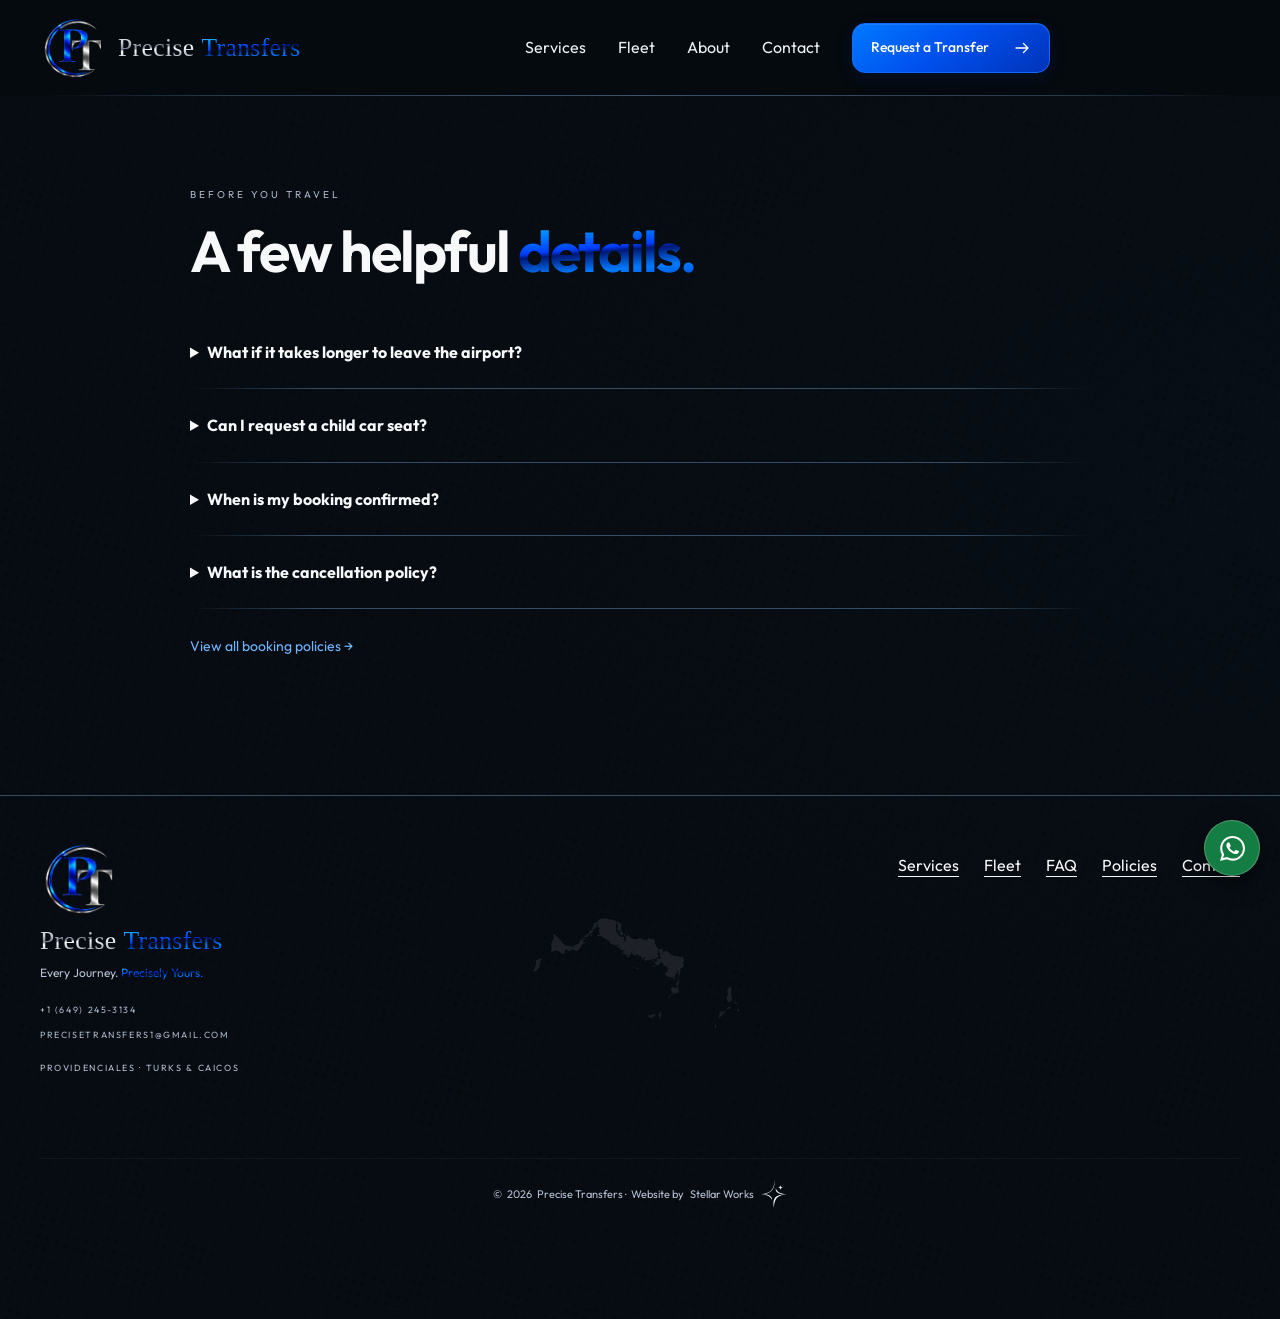
<file: faq.html>
<!doctype html>
<html lang="en">
  <link rel="icon" type="image/png"
      href="assets/images/pt-favicon.png?v=1">
<link rel="apple-touch-icon"
      href="assets/images/pt-favicon.png">


<head>
  <meta charset="utf-8"><meta name="viewport" content="width=device-width, initial-scale=1">
  <meta name="robots" content="noindex, nofollow">
  <meta name="description" content="Locally owned luxury transportation and concierge services based in Providenciales, Turks & Caicos. Request an airport or local transfer with Precise Transfers.">
  <meta name="theme-color" content="#080b10">
  <title>Frequently Asked Questions | Precise Transfers</title>
    <link rel="stylesheet" href="css/styles.css"><link rel="stylesheet" href="css/mockup.css"><link rel="stylesheet" href="css/refresh.css"><link rel="stylesheet" href="css/site-additions.css?v=2"><script src="js/main.js" defer></script><script src="js/approved-reviews.js" defer></script><script src="js/dropdowns.js?v=2" defer></script>
</head>
<body>
  <a class="skip-link" href="#main">Skip to content</a>
  
  <header class="site-header"><div class="container header-inner">
   <a class="brand" href="index.html" aria-label="Precise Transfers home">
  <img
    class="pt-mark"
    src="assets/images/pt-monogram.png"
    alt=""
    width="80"
    height="80"
  >
  <span class="brand-wordmark">
    <span class="metal-silver">Precise</span>
    <span class="metal-blue">Transfers</span>
  </span>
</a>
    <button class="menu-toggle" aria-expanded="false" aria-controls="site-nav" hidden>Menu <span aria-hidden="true">☰</span></button>
    <nav id="site-nav" aria-label="Main navigation"><a href="index.html#services">Services</a><a href="index.html#fleet">Fleet</a><a href="about.html">About</a><a href="index.html#contact">Contact</a><a class="button small" href="booking.html">Request a Transfer <svg class="icon" viewBox="0 0 24 24" fill="none" stroke="currentColor" stroke-width="1.7" stroke-linecap="round" stroke-linejoin="round" aria-hidden="true"><path d="M4 12h16m-6-6 6 6-6 6"/></svg></a></nav>
  </div></header>
<main id="main" class="interior-main">    <section class="section container faq" aria-labelledby="faq-title"><div class="section-heading reveal"><p class="eyebrow">Before you travel</p><h2 id="faq-title">A few helpful <span>details.</span></h2></div><details><summary>What if it takes longer to leave the airport?</summary><p>Your chauffeur will wait until you complete immigration, customs and baggage collection, with no fixed waiting limit or waiting fees. Please notify us of flight changes.</p></details><details><summary>Can I request a child car seat?</summary><p>Please request any required car seats in advance so availability can be confirmed.</p></details><details><summary>When is my booking confirmed?</summary><p>Bookings are subject to availability and confirmed upon receipt of confirmation from Precise Transfers. Payment requirements and any deposit will be communicated before booking confirmation.</p></details><details><summary>What is the cancellation policy?</summary><p>At least 24 hours’ notice is required. Any deposit paid will be retained for cancellations within 24 hours of pickup or no-shows.</p></details><p><a class="text-link" href="policies.html">View all booking policies →</a></p></section>
</main><footer class="site-footer container"><div><a class="brand" href="index.html"><img class="pt-mark" src="assets/images/pt-monogram.png" alt="Precise Transfers" width="80" height="80"></a><p class="footer-company">
  <span class="metal-silver">Precise</span>
  <span class="metal-blue">Transfers</span>
</p><p>Every Journey. <span class="blue-text">Precisely Yours.</span></p><div class="footer-contact">
  <a class="eyebrow footer-location" href="tel:+16492453134">
    +1 (649) 245-3134
  </a>

  <a class="eyebrow footer-location"
     href="mailto:Precisetransfers1@gmail.com">
    Precisetransfers1@gmail.com
  </a>
</div><p class="eyebrow footer-location">Providenciales · Turks &amp; Caicos</p></div><nav aria-label="Footer navigation"><a href="index.html#services">Services</a><a href="index.html#fleet">Fleet</a><a href="faq.html">FAQ</a><a href="policies.html">Policies</a><a href="index.html#contact">Contact</a></nav><p class="credits">© <span data-year>2026</span> Precise Transfers · <span class="agency-credit">
  <span>Website by</span>
  <span>Stellar Works</span>
  <svg
  class="stellar-star-inline"
  viewBox="45 40 320 350"
  xmlns="http://www.w3.org/2000/svg"
  aria-hidden="true"
  focusable="false"
>
  <g fill="currentColor">
    <path d="
      M213 52
      C216 158 174 214 59 218
      C165 203 205 169 213 52Z
    "/>
    <path d="
      M224 148
      C242 190 272 211 350 218
      C261 218 224 205 224 148Z
    "/>
    <path d="
      M59 218
      C147 217 184 239 182 286
      C164 242 125 227 59 218Z
    "/>
    <path d="
      M204 375
      C182 259 223 220 350 218
      C247 236 210 260 204 375Z
    "/>
    <path d="
      M281 106
      C283 130 286 136 311 138
      C287 140 283 146 281 170
      C279 146 274 140 251 138
      C275 136 279 131 281 106Z
    "/>
  </g>
</svg>
  </span>
</p>
</footer>
</body></html>
</file>
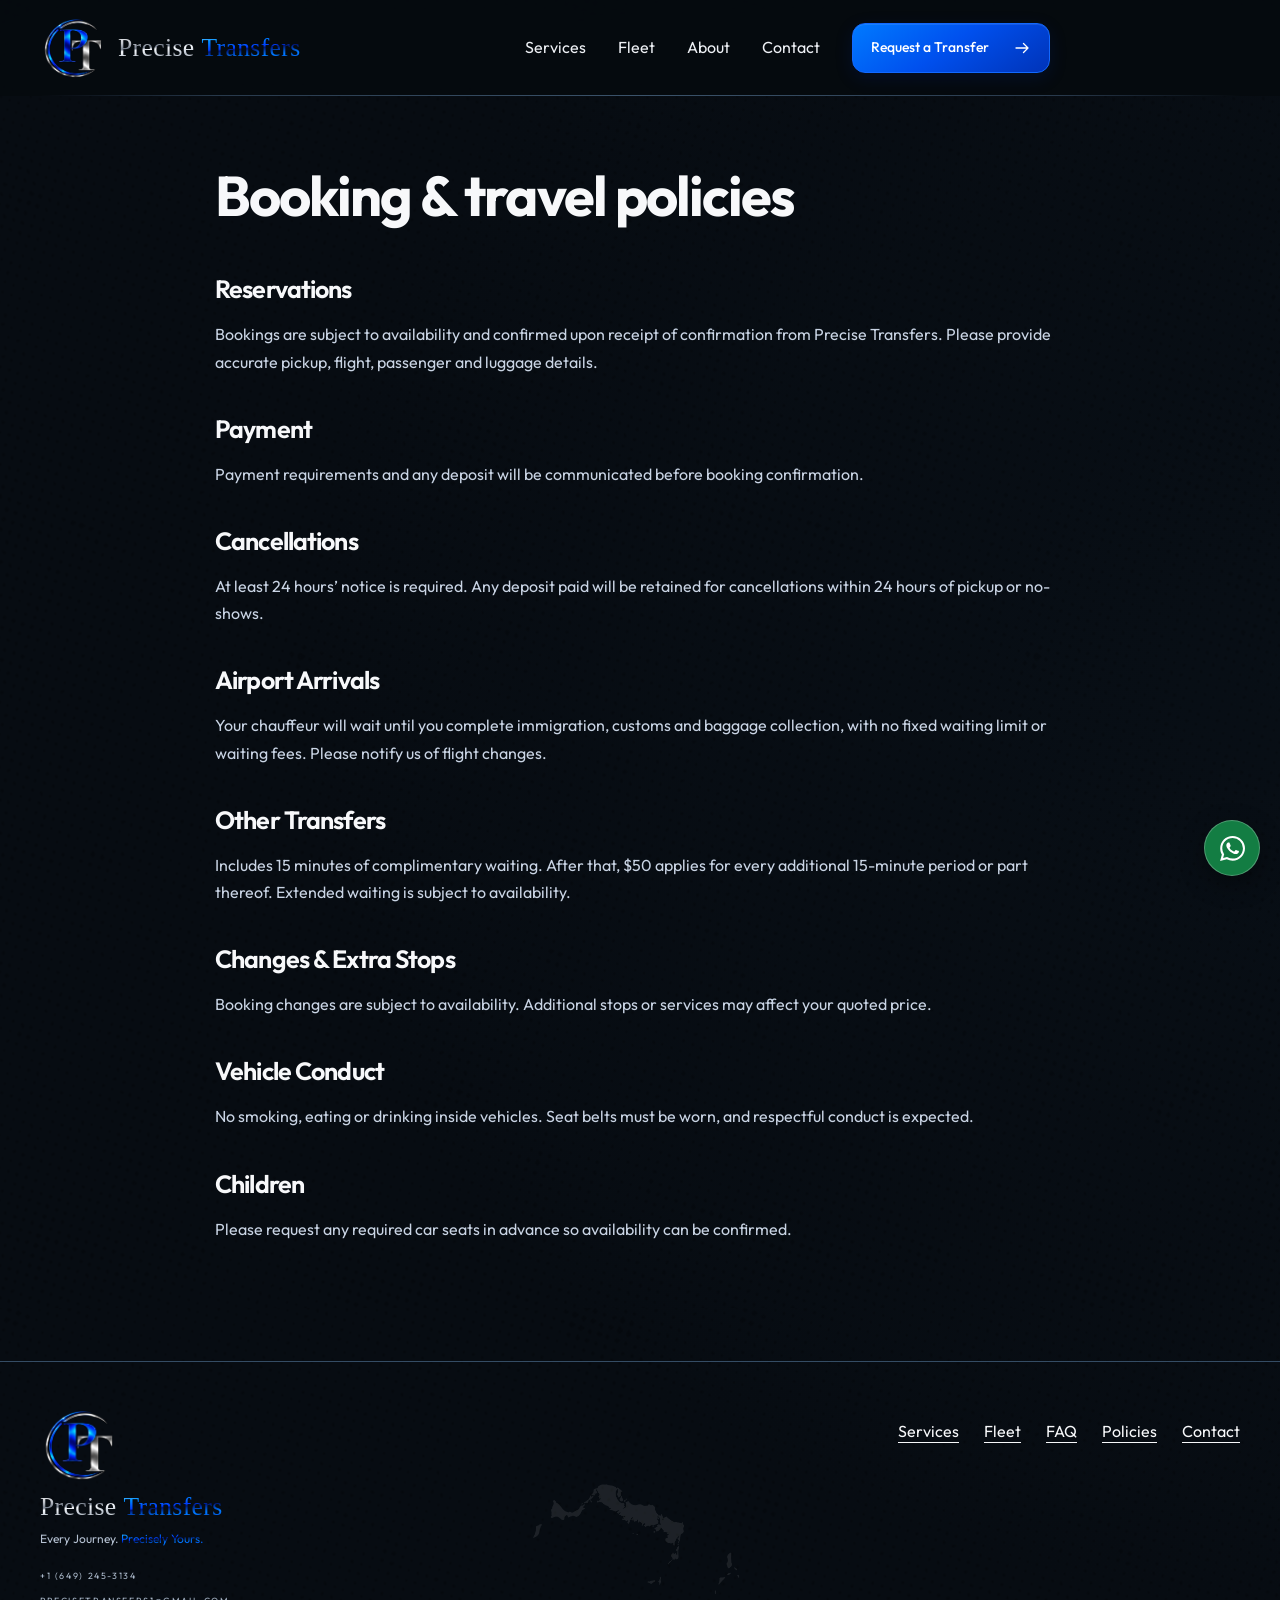
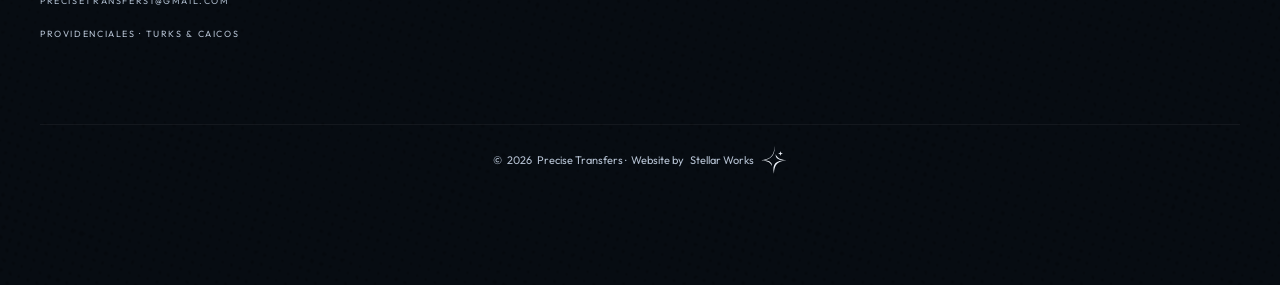
<file: policies.html>
<!doctype html>
<html lang="en">
  <link rel="icon" type="image/png"
      href="assets/images/pt-favicon.png?v=1">
<link rel="apple-touch-icon"
      href="assets/images/pt-favicon.png">


<head>
  <meta charset="utf-8"><meta name="viewport" content="width=device-width, initial-scale=1">
  <meta name="robots" content="noindex, nofollow">
  <meta name="description" content="Locally owned luxury transportation and concierge services based in Providenciales, Turks & Caicos. Request an airport or local transfer with Precise Transfers.">
  <meta name="theme-color" content="#080b10">
  <title>Booking & Travel Policies | Precise Transfers</title>
    <link rel="stylesheet" href="css/styles.css"><link rel="stylesheet" href="css/mockup.css"><link rel="stylesheet" href="css/refresh.css"><link rel="stylesheet" href="css/site-additions.css?v=2"><script src="js/main.js" defer></script><script src="js/approved-reviews.js" defer></script><script src="js/dropdowns.js?v=2" defer></script>
</head>
<body>
  <a class="skip-link" href="#main">Skip to content</a>
  
  <header class="site-header"><div class="container header-inner">
    <a class="brand" href="index.html" aria-label="Precise Transfers home">
  <img
    class="pt-mark"
    src="assets/images/pt-monogram.png"
    alt=""
    width="80"
    height="80"
  >
  <span class="brand-wordmark">
    <span class="metal-silver">Precise</span>
    <span class="metal-blue">Transfers</span>
  </span>
</a>
    <button class="menu-toggle" aria-expanded="false" aria-controls="site-nav" hidden>Menu <span aria-hidden="true">☰</span></button>
    <nav id="site-nav" aria-label="Main navigation"><a href="index.html#services">Services</a><a href="index.html#fleet">Fleet</a><a href="about.html">About</a><a href="index.html#contact">Contact</a><a class="button small" href="booking.html">Request a Transfer <svg class="icon" viewBox="0 0 24 24" fill="none" stroke="currentColor" stroke-width="1.7" stroke-linecap="round" stroke-linejoin="round" aria-hidden="true"><path d="M4 12h16m-6-6 6 6-6 6"/></svg></a></nav>
  </div></header>
<main id="main" class="interior-main"><div class="container policy-page">
    <section aria-labelledby="policies-title">
      <h1 id="policies-title">Booking &amp; travel policies</h1>
      <h2>Reservations</h2>
      <p>Bookings are subject to availability and confirmed upon receipt of confirmation from Precise Transfers. Please provide accurate pickup, flight, passenger and luggage details.</p>
      <h2>Payment</h2>
      <p>Payment requirements and any deposit will be communicated before booking confirmation.</p>
      <h2>Cancellations</h2>
      <p>At least 24 hours’ notice is required. Any deposit paid will be retained for cancellations within 24 hours of pickup or no-shows.</p>
      <h2>Airport Arrivals</h2>
      <p>Your chauffeur will wait until you complete immigration, customs and baggage collection, with no fixed waiting limit or waiting fees. Please notify us of flight changes.</p>
      <h2>Other Transfers</h2>
      <p>Includes 15 minutes of complimentary waiting. After that, $50 applies for every additional 15-minute period or part thereof. Extended waiting is subject to availability.</p>
      <h2>Changes &amp; Extra Stops</h2>
      <p>Booking changes are subject to availability. Additional stops or services may affect your quoted price.</p>
      <h2>Vehicle Conduct</h2>
      <p>No smoking, eating or drinking inside vehicles. Seat belts must be worn, and respectful conduct is expected.</p>
      <h2>Children</h2>
      <p>Please request any required car seats in advance so availability can be confirmed.</p>
    </section>
  </div></main><footer class="site-footer container"><div><a class="brand" href="index.html"><img class="pt-mark" src="assets/images/pt-monogram.png" alt="Precise Transfers" width="80" height="80"></a><p class="footer-company">
  <span class="metal-silver">Precise</span>
  <span class="metal-blue">Transfers</span>
</p><p>Every Journey. <span class="blue-text">Precisely Yours.</span></p><div class="footer-contact">
  <a class="eyebrow footer-location" href="tel:+16492453134">
    +1 (649) 245-3134
  </a>

  <a class="eyebrow footer-location"
     href="mailto:Precisetransfers1@gmail.com">
    Precisetransfers1@gmail.com
  </a>
</div><p class="eyebrow footer-location">Providenciales · Turks &amp; Caicos</p></div><nav aria-label="Footer navigation"><a href="index.html#services">Services</a><a href="index.html#fleet">Fleet</a><a href="faq.html">FAQ</a><a href="policies.html">Policies</a><a href="index.html#contact">Contact</a></nav><p class="credits">© <span data-year>2026</span> Precise Transfers · <span class="agency-credit">
  <span>Website by</span>
  <span>Stellar Works</span>
  <svg
  class="stellar-star-inline"
  viewBox="45 40 320 350"
  xmlns="http://www.w3.org/2000/svg"
  aria-hidden="true"
  focusable="false"
>
  <g fill="currentColor">
    <path d="
      M213 52
      C216 158 174 214 59 218
      C165 203 205 169 213 52Z
    "/>
    <path d="
      M224 148
      C242 190 272 211 350 218
      C261 218 224 205 224 148Z
    "/>
    <path d="
      M59 218
      C147 217 184 239 182 286
      C164 242 125 227 59 218Z
    "/>
    <path d="
      M204 375
      C182 259 223 220 350 218
      C247 236 210 260 204 375Z
    "/>
    <path d="
      M281 106
      C283 130 286 136 311 138
      C287 140 283 146 281 170
      C279 146 274 140 251 138
      C275 136 279 131 281 106Z
    "/>
  </g>
</svg>
  </span>
</p>
</footer>
</body></html>
</file>
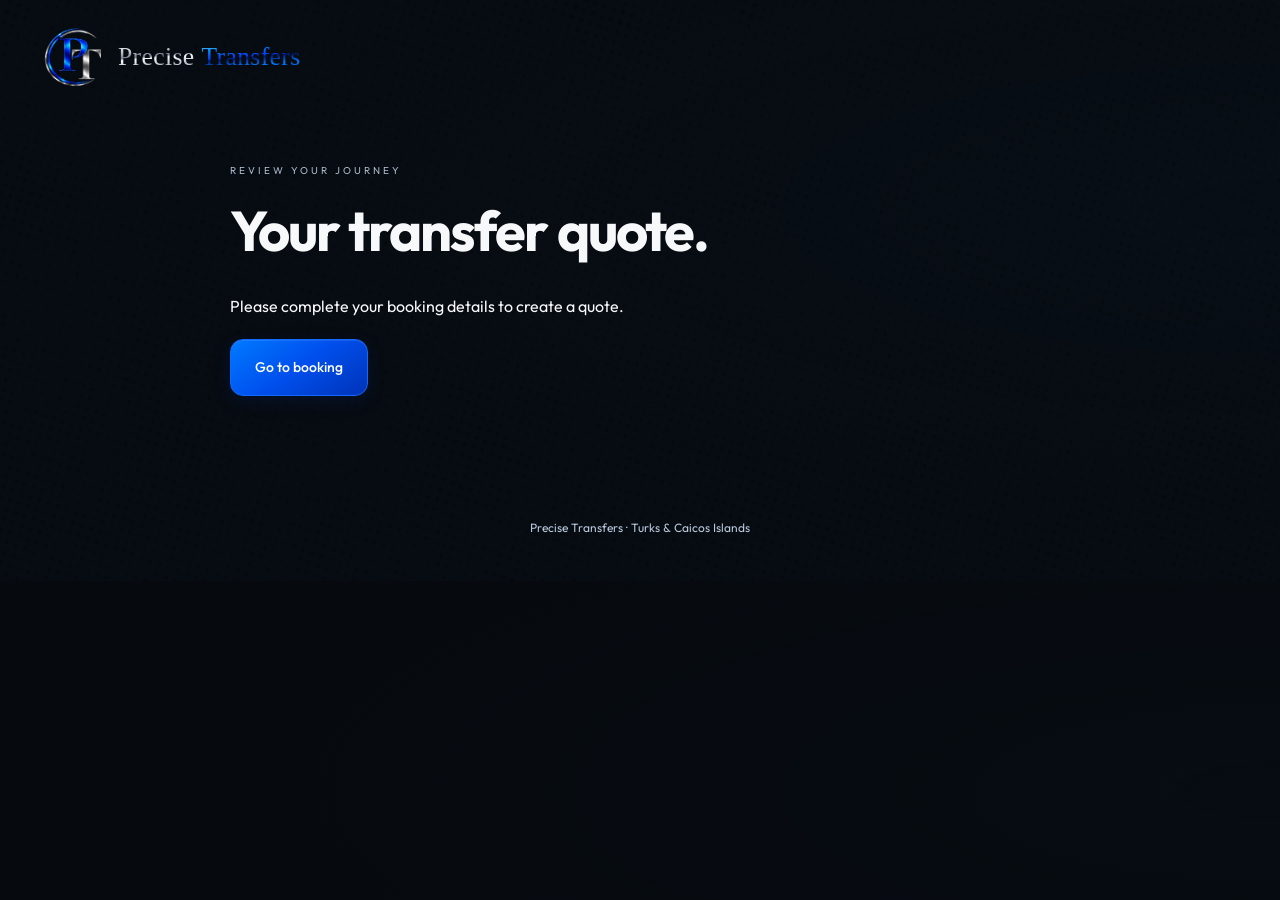
<file: quote.html>
<!doctype html>
<html lang="en">
<head>
  <meta charset="utf-8">
  <meta name="viewport"
        content="width=device-width, initial-scale=1">
  <meta name="robots" content="noindex, nofollow">

  <title>Your Quote | Precise Transfers</title>

  <link rel="icon"
        href="assets/images/pt-favicon.png">

  <link rel="stylesheet" href="css/styles.css">
  <link rel="stylesheet" href="css/mockup.css">
  <link rel="stylesheet" href="css/refresh.css">
  <link rel="stylesheet" href="css/site-additions.css">

  <script src="js/quote.js" defer></script>
</head>

<body class="quote-page">
  <header class="quote-page-header container">
    <a class="brand" href="index.html"
       aria-label="Precise Transfers home">
      <img class="pt-mark"
           src="assets/images/pt-monogram.png"
           alt="" width="64" height="64">

      <span class="brand-wordmark">
        <span class="metal-silver">Precise</span>
        <span class="metal-blue">Transfers</span>
      </span>
    </a>
  </header>

  <main class="container quote-page-main">
    <p class="eyebrow">Review your journey</p>
    <h1>Your transfer quote.</h1>

    <section id="quote-unavailable">
      <p>
        Please complete your booking details to create a quote.
      </p>
      <a class="button" href="booking.html">
        Go to booking
      </a>
    </section>

    <section id="quote-content" hidden>
      <div class="quote-page-card">
        <p class="invoice-status">
          Unpaid · Vehicle availability pending
        </p>

        <pre id="quote-details"></pre>

        <div class="quote-total-row">
          <span>Total</span>
          <strong id="quote-total"></strong>
        </div>

        <p class="muted">
          All prices are USD. No additional taxes or fees.
        </p>

        <label class="check">
          <input id="quote-accepted" type="checkbox">
          <span>
            I have reviewed my trip details, vehicle quantity
            and total, and accept this quote.
          </span>
        </label>

        <div id="quote-payment" hidden>
          <button class="button" type="button" disabled>
            Continue to payment
          </button>

          <p class="muted" role="status">
            Online payment is not connected yet.
            No payment has been taken.
          </p>
        </div>

        <p class="muted">
          Accepting this quote does not confirm your booking.
          Availability and payment must be verified first.
        </p>
      </div>

      <button id="quote-back"
              class="secondary-button" type="button">
        Back to booking
      </button>
    </section>
  </main>

  <footer class="container quote-page-footer">
    <p>Precise Transfers · Turks &amp; Caicos Islands</p>
  </footer>
</body>
</html>
</file>
<file: css/styles.css>
:root{--bg:#080b10;--surface:#101821;--text:#f4f6fa;--muted:#b5c1d2;--blue:#438fff;--line:#2b394c;--width:1200px;color-scheme:dark}
*{box-sizing:border-box}html{scroll-behavior:smooth;scroll-padding-top:120px}body{margin:0;background:var(--bg);color:var(--text);font:16px/1.7 Arial,Helvetica,sans-serif}img{max-width:100%;height:auto}figure{margin:0}a{color:inherit;text-underline-offset:5px}button,input,select,textarea{font:inherit}button,a,input,textarea,select{-webkit-tap-highlight-color:transparent}a:focus-visible,button:focus-visible,input:focus-visible,textarea:focus-visible,select:focus-visible,summary:focus-visible{outline:3px solid #98c1ff;outline-offset:5px}button,summary{cursor:pointer}.container{width:min(var(--width),calc(100% - 64px));margin-inline:auto}.section{padding-block:112px}.eyebrow{text-transform:uppercase;letter-spacing:.23em;font-size:11px;font-weight:700;color:var(--muted);margin:0 0 22px}h1,h2,h3{line-height:1.08;letter-spacing:-.045em;margin:0}h1{font-size:clamp(48px,5.2vw,76px)}h2{font-size:clamp(36px,4.5vw,60px)}h3{font-size:27px}h1 span,h2 span,.footer-brand span{color:var(--blue)}p{margin:18px 0}.muted,.rate-note,.fleet-note{color:var(--muted)}.button{display:inline-flex;align-items:center;justify-content:center;gap:26px;padding:15px 23px;min-height:50px;border:1px solid #3888ff;border-radius:9px;background:#075bdf;color:white;font-size:14px;font-weight:700;text-decoration:none;transition:transform .2s,background .2s,box-shadow .2s}.button:hover{background:#126bef;transform:translateY(-2px);box-shadow:0 9px 25px #0059e524}.button.small{padding:12px 18px;min-height:44px}.text-link{font-size:14px;color:#87b7ff;text-decoration:none;display:inline-flex;gap:20px;align-items:center;padding:8px 0}.text-link:hover{text-decoration:underline}.site-header{position:sticky;top:0;z-index:20;background:#080b10f5;border-bottom:1px solid #ffffff0d;backdrop-filter:blur(16px)}.header-inner{min-height:98px;display:flex;justify-content:space-between;align-items:center;gap:35px}.brand{display:flex;align-items:center;flex-shrink:0}.brand img{width:126px;height:auto;display:block;padding:7px 0}#site-nav{display:flex;gap:32px;align-items:center}#site-nav>a:not(.button){font-size:13px;text-decoration:none;padding:12px 0;color:#d5deeb}#site-nav>a:hover{color:white}.menu-toggle{display:none;border:1px solid var(--line);border-radius:6px;background:var(--surface);color:white;padding:10px 14px}.hero{display:grid;grid-template-columns:.9fr 1.2fr;align-items:center;gap:35px;min-height:650px;padding-block:90px}.hero-description{font-size:19px;color:#d5ddeb;margin:30px 0}.hero-actions{display:flex;gap:22px;align-items:center;flex-wrap:wrap;margin-top:35px}.hero-photo{position:relative}.hero-photo img{display:block;width:100%;height:auto;border-radius:12px}.hero-photo figcaption{color:var(--muted);font-size:12px;letter-spacing:.06em;margin-top:14px}.journey-strip{border-block:1px solid var(--line);display:flex;align-items:center;justify-content:space-between;gap:30px;padding:24px 0}.journey-strip p{margin:0}.journey-strip .eyebrow{display:inline-block;margin:0 0 5px}.section-heading{margin-bottom:48px}.section-heading>p:last-child{max-width:600px;color:var(--muted)}.mobile-break{display:none}.service-grid{display:grid;grid-template-columns:repeat(3,minmax(0,1fr));gap:28px}.service-card{background:linear-gradient(140deg,#18233088,#0d131b);border:1px solid var(--line);border-radius:14px;padding:35px;display:flex;flex-direction:column;transition:border-color .25s,transform .25s}.service-card:hover{border-color:#53749e;transform:translateY(-3px)}.service-number{font-size:10px;letter-spacing:.2em;color:#96b3d8;margin-bottom:32px}.service-card h3{font-size:24px;letter-spacing:-.025em}.service-card p{color:var(--muted);font-size:14px}.service-card .text-link{margin-top:auto}.rates{margin:20px 0 30px}.rates div{display:flex;justify-content:space-between;gap:20px;padding:6px 0}.rates dt{color:#ced6e3;font-size:15px}.rates dd{margin:0;font-weight:700;font-variant-numeric:tabular-nums}.quote-note{padding-block:24px}.rate-note{font-size:12px;max-width:780px;margin-top:25px}.fleet-list{display:grid;gap:36px}.fleet-row{display:grid;grid-template-columns:1.8fr 1fr;border:1px solid var(--line);border-radius:14px;overflow:hidden;background:var(--surface)}.fleet-row figure{align-self:center}.fleet-row img{width:100%;height:auto;display:block}.fleet-row figcaption{font-size:11px;color:var(--muted);padding:10px 18px}.fleet-copy{align-self:center;padding:38px}.fleet-copy h3{font-size:36px}.fleet-copy p:not(.eyebrow){font-size:14px;color:var(--muted)}.fleet-copy .text-link{margin-top:18px}.fleet-note{font-size:13px;margin-top:30px}.about-section{background:linear-gradient(135deg,#12213666,#0b1119);border-block:1px solid #233246}.about-grid{display:grid;grid-template-columns:1fr 1fr;gap:90px;align-items:center}.about-copy p:first-child{margin-top:0}.booking-grid{display:grid;grid-template-columns:.85fr 1.15fr;gap:90px;align-items:start}.booking-intro>p{max-width:420px}.steps{padding:0;list-style:none;counter-reset:steps;margin:40px 0}.steps li{counter-increment:steps;position:relative;padding:0 0 25px 48px}.steps li:before{content:"0" counter(steps);position:absolute;left:0;top:0;color:var(--blue);font-size:13px}.steps b,.steps span{display:block}.steps span{font-size:13px;color:var(--muted)}.booking-intro .muted{font-size:13px}.request-form{padding:36px;border:1px solid var(--line);border-radius:14px;background:var(--surface)}.field{margin-bottom:20px}.field label,#email-fallback>label{display:block;font-size:12px;margin-bottom:7px;color:#dce5f3}.field input,.field select,.field textarea,#email-copy{width:100%;min-width:0;border:1px solid #41516b;background:#090f17;border-radius:6px;padding:12px;color:white;min-height:48px}.field textarea,#email-copy{resize:vertical}.field input::placeholder,.field textarea::placeholder{color:#93a1b6}.form-pair{display:grid;grid-template-columns:1fr 1fr;gap:18px}.check{display:flex;align-items:flex-start;gap:12px;font-size:12px;color:#ccd7e7;margin:22px 0}.check input{margin-top:5px;accent-color:var(--blue);width:18px;height:18px;flex-shrink:0}.request-form .button{width:100%}.request-form .muted,#form-status{font-size:12px}#form-status{color:#b5d3ff;overflow-wrap:anywhere}.secondary-button{background:transparent;border:1px solid var(--line);color:white;border-radius:6px;padding:10px 18px;margin-top:12px}.faq{max-width:900px;padding-top:40px}.faq details{border-bottom:1px solid var(--line);padding:23px 0}.faq summary{font-weight:700;padding-right:15px}.faq details p{color:var(--muted);font-size:14px;max-width:720px}.contact-section{padding:100px 0;background:radial-gradient(ellipse at bottom,#13366277,transparent 70%),#0c131d;border-block:1px solid var(--line);text-align:center}.contact-section>div>p{color:var(--muted)}.contact-links{display:flex;gap:60px;justify-content:center;flex-wrap:wrap;margin-top:45px}.contact-links a{text-decoration:none;overflow-wrap:anywhere;max-width:100%}.contact-links span{display:block;font-size:12px;color:var(--muted);margin-bottom:8px}.contact-links strong{font-size:clamp(16px,2vw,23px)}.contact-links a:hover strong{color:var(--blue)}.site-footer{display:flex;align-items:center;justify-content:space-between;gap:30px;flex-wrap:wrap;padding-block:50px}.footer-brand{font:20px Georgia,serif;text-decoration:none}.site-footer p{font-size:12px;color:var(--muted)}.site-footer nav{display:flex;gap:28px;flex-wrap:wrap;font-size:13px}.credits{flex-basis:100%;border-top:1px solid var(--line);padding-top:25px;margin:0}.skip-link{position:fixed;top:-100px;left:20px;background:#132742;padding:12px;z-index:100}.skip-link:focus{top:15px}.logo-intro{position:fixed;inset:0;z-index:50;display:grid;place-items:center;pointer-events:none;background:transparent}.logo-intro[hidden]{display:none}.logo-intro img{width:min(340px,65vw);height:auto;animation:logo-arrival 1.55s ease both}.reveal{opacity:1;transform:none}.motion-ready .reveal{opacity:0;transform:translateY(18px);transition:opacity .65s ease,transform .65s ease}.motion-ready .reveal.is-visible{opacity:1;transform:none}.intro-running .hero-copy,.intro-running .hero-photo{animation:hero-arrival .8s 1.05s both}.policy-page{max-width:850px;padding-block:70px 100px}.policy-page h1{margin-bottom:50px}.policy-page h2{font-size:25px;margin:40px 0 12px}.policy-page p{color:#c9d4e4}.development-notice{font-size:12px;background:#152235;text-align:center;margin:0;padding:8px}.policy-page section{padding:0}.policy-page .eyebrow{color:var(--blue)}[hidden]{display:none!important}@keyframes logo-arrival{0%{opacity:0;transform:translateY(8px) scale(.96)}25%,60%{opacity:1;transform:none}100%{opacity:0;transform:translateY(-10px) scale(.98)}}@keyframes hero-arrival{from{opacity:0;transform:translateY(10px)}to{opacity:1;transform:none}}
@media(min-width:1500px){:root{--width:1320px}.hero{min-height:740px}}
@media(max-width:1000px){.hero{grid-template-columns:1fr;gap:45px;padding-block:65px}.hero-copy{max-width:750px}.hero h1{font-size:clamp(48px,8vw,76px)}.hero-photo{max-width:900px}.section{padding-block:80px}.service-grid{gap:16px}.service-card{padding:25px}.about-grid,.booking-grid{gap:40px}.fleet-copy{padding:28px}#site-nav{gap:22px}}
@media(max-width:760px){html{scroll-padding-top:100px}.container{width:calc(100% - 40px)}.header-inner{min-height:85px;flex-wrap:wrap;gap:10px;padding-block:8px}.brand img{width:102px}#site-nav{flex-basis:100%;flex-wrap:wrap;gap:16px;padding:10px 0 18px}.has-menu #site-nav{display:none}.has-menu #site-nav.is-open{display:flex;flex-direction:column;align-items:stretch}.has-menu #site-nav a{padding:12px}.has-menu .menu-toggle{display:block}.hero{padding-block:52px}.hero h1{font-size:clamp(44px,10vw,68px)}.hero-description{font-size:17px}.hero-actions{gap:18px}.hero-photo figcaption{font-size:11px}.journey-strip{align-items:flex-start;flex-direction:column;gap:12px}.journey-strip p{font-size:14px}.section{padding-block:68px}.section-heading{margin-bottom:32px}.service-grid,.about-grid,.booking-grid,.fleet-row{grid-template-columns:1fr}.service-grid{gap:22px}.service-card{padding:30px}.service-card h3{font-size:28px}.service-number{margin-bottom:24px}.rates{margin-block:15px 25px}.fleet-copy{padding:28px}.fleet-copy h3{font-size:30px}.fleet-copy h3 br{display:none}.fleet-copy h3 br:after{content:' '}.fleet-list{gap:28px}.about-grid,.booking-grid{gap:40px}.request-form{padding:24px}.form-pair{grid-template-columns:1fr;gap:0}.contact-section{padding:70px 0}.contact-links{flex-direction:column;gap:30px}.site-footer{align-items:flex-start;flex-direction:column;padding-block:40px}.credits{width:100%}.faq{padding-top:10px}}
@media(prefers-reduced-motion:reduce){html{scroll-behavior:auto}*,*::before,*::after{animation:none!important;transition:none!important}.logo-intro{display:none!important}.motion-ready .reveal{opacity:1;transform:none}}
</file>
<file: css/mockup.css>
/* Approved mockup styling. Local font and assets keep the site self-contained. */
@font-face{font-family:Outfit;src:url('../assets/fonts/Outfit-Variable.ttf') format('truetype');font-weight:100 900;font-display:swap}
:root{--bg:#060a0f;--text:#f7f8fa;--width:1200px;--blue:#1683ff}
body{font-family:Outfit,Arial,sans-serif;font-weight:400;-webkit-font-smoothing:antialiased;background:radial-gradient(ellipse at 100% 36%,#0b17222b,transparent 55%),#060a0f}
h1,h2,h3{font-family:Outfit,Arial,sans-serif;font-weight:650;letter-spacing:-.035em}h1{font-weight:700}h1 span,h2 span,.blue-text{color:#1683ff;background:linear-gradient(175deg,#5dbcff 1%,#0083ff 39%,#0055f5 72%,#063dbc 100%);-webkit-background-clip:text;background-clip:text;-webkit-text-fill-color:transparent}
.icon{width:22px;height:22px;flex-shrink:0;display:inline-block;vertical-align:middle}.button .icon{width:18px;height:18px}.button{background:linear-gradient(170deg,#0697ff,#0068ff 50%,#0643e1);box-shadow:inset 0 1px 0 #b6dbff66,0 5px 16px #004fff22;border:1px solid #178eff;border-radius:13px;font-weight:500;font-size:14px;padding:16px 24px;gap:24px}.button:hover{background:linear-gradient(170deg,#2aa7ff,#057aff 50%,#1157ef);box-shadow:0 7px 22px #076dff55}.eyebrow{font-size:10px;font-weight:400;letter-spacing:.3em;color:#aab8c9}
.site-header{background:#060a0fe8;border-color:#ffffff0a}.header-inner{min-height:96px}.brand{gap:12px;text-decoration:none}.brand-symbol{position:relative;width:48px;height:48px;display:block;overflow:hidden;flex-shrink:0}.brand-symbol img{position:absolute;width:89px!important;max-width:none;height:auto;left:-21px;top:0;padding:0!important}.brand-name{font-family:Georgia,serif;font-size:18px;white-space:nowrap;letter-spacing:-.035em;font-weight:400}.brand-name b{font-weight:400;color:#008bff}#site-nav{gap:32px}#site-nav>a:not(.button){font-size:13px;color:#eef1f5}#site-nav>a:not(.button):hover{box-shadow:0 2px 0 #168dff}
.hero{position:relative;display:flex;min-height:690px;padding-block:70px;isolation:isolate}.hero-copy{width:49%;z-index:2;position:relative}.hero h1{font-size:clamp(56px,5.4vw,79px);line-height:1;max-width:580px}.hero .eyebrow{font-size:10px;white-space:nowrap}.hero-description{font-size:18px;line-height:1.55;margin:28px 0 35px}.hero-photo{position:absolute;width:80%;right:calc((min(1200px,100vw - 64px) - 100vw)/2);top:0;bottom:0;z-index:-1;overflow:hidden;display:flex;align-items:center;border-radius:0;mask-image:linear-gradient(to right,transparent 0%,#000 25%),linear-gradient(to bottom,#000 75%,transparent 100%);mask-composite:intersect;-webkit-mask-image:linear-gradient(to right,transparent,#000 25%)}.hero-photo:after{content:'';position:absolute;inset:0;background:linear-gradient(to bottom,transparent 75%,#060a0f),linear-gradient(to right,#060a0f55,transparent 60%);pointer-events:none}.hero-photo img{width:100%;height:100%;object-fit:cover;object-position:56% 50%;border-radius:0}.hero-actions .text-link{display:none}
.quick-wrap{position:relative;margin-top:0}.quick-booking{display:grid;grid-template-columns:1fr 1fr 1fr auto;gap:12px;padding:28px 28px 40px;border:1px solid #465e777d;border-radius:14px;background:linear-gradient(125deg,#101e2be8,#0b1119e8);box-shadow:0 -10px 55px #5290d511,inset 0 1px 0 #ffffff0c;position:relative;align-items:center}.quick-booking>label{display:flex;align-items:center;gap:18px;padding:13px 18px;border:1px solid #31445b;border-radius:7px;background:#050b12a6;min-width:0}.quick-booking>label>span{font-size:10px;color:#f4f6fa;display:block;width:100%;min-width:0}.quick-booking input,.quick-booking select{display:block;width:100%;min-width:0;border:0;background:transparent;color:#bcc9db;font:12px Outfit,sans-serif;padding:4px 0;min-height:24px;outline-offset:0}.quick-booking option{background:#101821}.quick-booking>p{position:absolute;bottom:9px;right:28px;font-size:9px;color:#9caabb;margin:0}.section{padding-block:110px}.section-heading{margin-bottom:34px}.section-heading .eyebrow{margin-bottom:17px}h2{font-size:clamp(40px,4.5vw,62px)}
.service-grid{gap:24px}.service-card{position:relative;display:block;padding:34px 25px 26px 98px;border:1px solid #3c526a;border-radius:12px;background:radial-gradient(ellipse at top left,#24405933,transparent 70%),linear-gradient(135deg,#101922,#060b10);min-height:235px}.service-icon{position:absolute;left:24px;top:30px;border:1px solid #4d709545;border-radius:50%;width:56px;height:56px;display:grid;place-items:center;background:linear-gradient(140deg,#243a5088,#121e2988);color:#cfdaeb}.service-icon .icon{width:29px;height:29px;stroke-width:1.9}.service-card h3{font-size:20px;letter-spacing:-.025em;white-space:nowrap;line-height:1.3;margin:7px 0 15px}.service-card p{line-height:1.55}.rates{margin:8px 0 12px}.rates div{justify-content:flex-start;padding:2px 0;gap:6px;line-height:1.5}.rates dt,.rates dd{font-size:15px;font-weight:400}.rates dd{color:#f4f6fa}.service-card .text-link{font-size:12px;margin-top:7px}.service-card .text-link .icon{width:15px}.rate-note{text-align:center;font-size:11px;max-width:none;margin-top:23px}
#fleet{padding-top:0}.fleet-list{gap:24px}.fleet-row{grid-template-columns:2.25fr 1fr;background:linear-gradient(120deg,#101b27,#070c12);border-color:#3b5067;border-radius:12px}.fleet-row figure{position:relative}.fleet-row figure img{width:100%;height:auto;object-fit:contain}.fleet-row figcaption{position:absolute;bottom:0;left:0;right:0;background:#070b11b8;font-size:10px}.fleet-copy{padding:32px}.fleet-copy .eyebrow{display:none}.fleet-copy h3{font-size:24px;line-height:1.4;letter-spacing:-.02em}.fleet-copy p{font-size:15px;line-height:1.6}.fleet-copy .text-link{font-size:12px}.fleet-note{text-align:center;display:flex;align-items:center;justify-content:center;gap:18px;font-size:12px;margin-top:30px}.fleet-note .icon{width:24px}
.contact-section{position:relative;isolation:isolate;background:linear-gradient(to bottom,#060a0f 0%,#07111b77 35%,#050a11a6 100%),url('../assets/images/sunset-footer.png') center 62%/cover no-repeat;min-height:400px;padding:65px 0 80px;border-top:1px solid #31475c;border-bottom:1px solid #1e2d3d}.contact-section h2{font-size:clamp(38px,4.3vw,60px)}.contact-section>.container>p:not(.eyebrow){font-size:14px;color:#f0f1f4}.contact-links{gap:72px;margin-top:42px}.contact-links a{display:flex;align-items:center;gap:17px;text-align:left}.contact-links a>i{width:58px;height:58px;display:grid;place-items:center;background:#07162ad9;border:1px solid #0d8eff;border-radius:50%;box-shadow:0 0 20px #0058ff22}.contact-links .icon{width:27px;height:27px}.contact-links a>span{font-size:12px;color:#c7d7ec}.contact-links strong{font-size:21px;color:white;display:block;margin-top:3px;font-weight:550}.site-footer{padding-block:45px;background:transparent}.site-footer>div>p{margin:8px 0 0 60px}.site-footer .footer-location{font-size:9px;margin-top:24px;letter-spacing:.18em}.site-footer nav{font-size:12px}.credits{font-size:10px!important;text-align:right;border:0;padding:0;margin-top:0;flex-basis:auto}.interior-main{min-height:65vh}.interior-main .section{padding-top:90px}.interior-main .about-section{border:0;background:radial-gradient(ellipse at top,#102e4733,transparent)}.interior-main .faq{padding-top:90px}.policy-page h1{font-size:56px}.logo-intro{background:none!important}
@media(min-width:1500px){:root{--width:1200px}.hero{min-height:740px}}
@media(max-width:1100px){.brand-name{font-size:15px}#site-nav{gap:20px}.hero{min-height:650px}.hero h1{font-size:68px}.service-card{padding:25px 22px 25px 78px}.service-icon{left:18px;top:25px;width:44px;height:44px}.service-icon .icon{width:25px}.service-card h3{font-size:17px}.quick-booking{grid-template-columns:1fr 1fr 1fr}.quick-booking .button{grid-column:1/-1;justify-self:end;margin-top:3px}.hero-photo{right:-32px;width:84%}.fleet-copy{padding:25px}.fleet-copy h3{font-size:22px}}
@media(max-width:760px){.header-inner{min-height:83px}.brand-symbol{width:42px;height:43px}.brand-symbol img{width:80px!important;left:-19px}.brand-name{font-size:14px}.brand{gap:6px}.menu-toggle{font:12px Outfit,sans-serif;background:transparent;padding:9px}.hero{min-height:0;display:flex;flex-direction:column;align-items:stretch;padding:45px 0 0;gap:0}.hero-copy{width:100%}.hero h1{font-size:clamp(49px,10.5vw,66px);line-height:1.06}.hero h1>br:first-of-type{display:none}.hero h1>br:first-of-type:after{content:' '}.hero h1 span br{display:none}.hero .eyebrow{font-size:8px;letter-spacing:.2em}.hero-description{font-size:16px;margin:22px 0}.hero-photo{position:relative;inset:auto;width:calc(100% + 40px);margin:24px -20px 0;min-height:270px;z-index:0;display:block;mask-image:none;-webkit-mask-image:none}.hero-photo img{width:100%;height:auto;object-fit:contain}.hero-photo:after{background:linear-gradient(to bottom,#060a0f 0%,transparent 15%,transparent 80%,#060a0f)}.hero-actions{margin-top:25px}.hero .hero-actions .button{font-size:13px}.quick-wrap{margin-top:15px}.quick-booking{grid-template-columns:1fr;padding:20px 20px 42px;gap:12px}.quick-booking .button{width:100%;grid-column:auto}.quick-booking>p{font-size:9px;text-align:center;right:12px;left:12px}.quick-booking>label{padding:10px 15px}.section{padding-block:65px}h2{font-size:42px}.service-grid{gap:20px}.service-card{padding:27px 24px 25px 96px;min-height:0}.service-icon{left:23px;top:26px;width:51px;height:51px}.service-card h3{font-size:21px}.service-card .text-link{font-size:12px}.rates dt,.rates dd{font-size:16px}.rate-note{font-size:10px}.fleet-row{grid-template-columns:1fr}.fleet-copy{padding:23px}.fleet-copy h3{font-size:23px}.fleet-note{align-items:flex-start;text-align:left;font-size:11px}.contact-section{min-height:440px;padding:58px 0;background-position:center bottom}.contact-section h2{font-size:42px}.contact-links{gap:24px;align-items:center}.contact-links a{width:100%;gap:13px}.contact-links a>i{width:48px;height:48px;flex-shrink:0}.contact-links strong{font-size:18px}.contact-links span{min-width:0}.contact-links .icon{width:23px}.site-footer .brand-name{font-size:16px}.site-footer>div>p{margin-left:48px}.site-footer nav{gap:25px}.credits{text-align:left}.policy-page h1{font-size:40px}}
@media(prefers-reduced-motion:reduce){.hero-photo{animation:none!important}}
</file>
<file: css/refresh.css>
/* Latest requested changes. Load after styles.css and mockup.css. */
.brand .pt-mark{position:static;width:66px;height:66px;max-width:100%;object-fit:contain;padding:0;display:block}.brand{min-width:66px}.logo-intro img{width:min(300px,64vw);height:auto}.site-footer .brand .pt-mark{width:78px;height:78px}.site-footer>div>p{margin:8px 0 0}.footer-company{font:500 clamp(22px,3vw,32px)/1.2 Outfit,sans-serif!important;letter-spacing:.03em;background:linear-gradient(110deg,#f7fbff 0%,#becbdd 30%,#41b8ff 57%,#0578ff 80%,#064ce4);background-clip:text;-webkit-background-clip:text;color:transparent!important;-webkit-text-fill-color:transparent}.site-footer .footer-location{margin-top:20px}
.site-header{border-bottom:0}.header-inner{position:relative}.header-inner:after,.section-divider:after{content:'';position:absolute;height:1px;left:0;right:0;bottom:0;background:linear-gradient(90deg,transparent,#47648388 15%,#567899aa 50%,#47648388 85%,transparent);pointer-events:none}.site-footer{position:relative}.site-footer:before{content:'';position:absolute;top:0;height:1px;left:calc((100% - 100vw)/2);width:100vw;background:#344c64}.contact-section{border:0}.faq details{border:0;position:relative}.faq details:after{content:'';height:1px;position:absolute;bottom:0;left:0;right:0;background:linear-gradient(90deg,transparent,#344c64 14%,#344c64 86%,transparent)}.about-section{border:0}.section-divider{position:relative}
.hero{min-height:670px}.hero-photo{width:85%;right:-5%;top:8%;bottom:4%;overflow:visible;mask:none!important;-webkit-mask:none!important;background:transparent}.hero-photo:after{display:none}.hero-slideshow{width:100%;height:100%}.hero-slideshow .slides{height:100%;aspect-ratio:auto;mask-image:radial-gradient(ellipse 63% 55% at 56% 49%,#000 40%,#000d 58%,transparent 94%);-webkit-mask-image:radial-gradient(ellipse 63% 55% at 56% 49%,#000 40%,#000d 58%,transparent 94%)}.hero-slideshow .slide img{object-fit:contain!important;width:100%;height:100%;background:none!important}.hero-slideshow .slideshow-controls{position:absolute;bottom:10px;left:45%;right:5%;justify-content:center;background:#08111bbb;border:1px solid #25446188;border-radius:30px}.hero-copy{pointer-events:none}.hero-copy a{pointer-events:auto}
.slideshow{position:relative;isolation:isolate;min-width:0}.slides{position:relative;aspect-ratio:16/9;overflow:hidden;background:#070c12}.slide{position:absolute;inset:0;opacity:0;visibility:hidden;transition:opacity .65s ease,visibility .65s;pointer-events:none}.slide.is-active{opacity:1;visibility:visible;z-index:1}.slide img{display:block;width:100%!important;height:100%!important;object-fit:contain!important;background:#070c12}.slideshow-controls{display:flex;align-items:center;justify-content:center;gap:8px;padding:10px 12px;position:relative;z-index:4;background:#0a141f}.slideshow-controls button{border:1px solid #31475f;background:#102034;color:#e7f1ff;min-width:36px;min-height:36px;border-radius:50%;font:14px Outfit,sans-serif;cursor:pointer}.slideshow-controls [data-play]{border-radius:20px;padding:0 14px;font-size:11px}.slide-dots{display:flex;gap:3px}.slide-dots button{min-width:30px;min-height:34px;border:0;background:transparent;position:relative}.slide-dots button:after{content:'';position:absolute;width:6px;height:6px;border-radius:50%;background:#7187a2;left:12px;top:14px}.slide-dots button[aria-pressed=true]:after{background:#2e9aff;box-shadow:0 0 8px #008aff99}.slide-count{font-size:10px;color:#b7c7dd;min-width:34px}.fleet-row figure{min-width:0;width:100%}.fleet-row figcaption{position:static;background:#0a141f;padding:3px 16px 12px;text-align:center;font-size:10px}.rates a{text-decoration:none;color:inherit}.rates a:hover{color:#66b2ff;text-decoration:underline}.fleet-copy{min-width:0}
.contact-section{position:relative;isolation:isolate;padding:90px 0;background:linear-gradient(to bottom,#060a0f 0%,#060a0fcc 14%,#060a0f40 46%,#060a0f6b 68%,#060a0f 100%),url('../assets/images/sunset-footer.png') center center/cover no-repeat;text-align:left}.contact-section:before{content:'';position:absolute;top:0;left:50%;transform:translateX(-50%);width:min(1200px,calc(100% - 64px));height:1px;background:linear-gradient(90deg,transparent,#45617b 20%,#45617b 80%,transparent)}.contact-form-grid{display:grid;grid-template-columns:.9fr 1.1fr;gap:70px;align-items:center}.contact-intro h2{line-height:1.08}.contact-intro>p:not(.eyebrow){color:#e4ebf4;max-width:400px}.contact-direct{display:flex;flex-direction:column;gap:13px;margin-top:32px;overflow-wrap:anywhere}.contact-direct a{text-decoration:none;color:#dbeaff}.contact-form{background:#07111bd9;border:1px solid #56718d88;border-radius:16px;padding:32px;backdrop-filter:blur(14px);box-shadow:0 16px 65px #0003}.contact-form .button{width:100%}.contact-form .field{margin-bottom:16px}.form-disclosure{font-size:11px;color:#c3d0df;line-height:1.6}.contact-form [data-form-status]{font-size:12px;color:#c0dcff}.enquiry-example{padding:15px 18px;background:#11233a99;border-left:2px solid #398eff;margin:6px 0 20px;border-radius:0 8px 8px 0}.enquiry-example p{font-size:12px;color:#c0d1e5;line-height:1.6;margin:0 0 9px}.enquiry-example .example-label{font-size:10px;letter-spacing:.14em;text-transform:uppercase;color:#8fc1ff}.enquiry-example .text-link{background:none;border:0;padding:0;font-size:11px;cursor:pointer}.contact-form [data-email-copy]{width:100%;background:#070f19;border:1px solid #405778;color:white;border-radius:7px;padding:12px;resize:vertical}.contact-form [data-email-fallback]>label{font-size:11px;display:block;margin-bottom:8px}
.about-gallery-section{padding-bottom:95px}.about-photo-grid{display:grid;grid-template-columns:1.5fr 1fr;gap:30px;align-items:start}.about-photo-grid img{width:100%;height:460px;object-fit:cover;border-radius:14px;display:block}.about-photo-grid figure:nth-child(2){margin-top:65px}.about-photo-grid figcaption{font-size:12px;color:#b9c9dc;margin-top:13px}
@media(max-width:1000px){.contact-form-grid{gap:30px}.hero-photo{right:-4%;width:90%}.hero-slideshow .slideshow-controls{left:40%;right:4%}.slideshow-controls{gap:4px;padding:8px}.contact-form{padding:25px}}
@media(max-width:760px){.brand .pt-mark{width:60px;height:60px}.hero{min-height:0}.hero-photo{width:calc(100% + 40px);margin:12px -20px 0;position:relative;inset:auto;height:auto;min-height:0;z-index:0}.hero-slideshow .slides{height:auto;aspect-ratio:16/10;mask-image:radial-gradient(ellipse 75% 67% at 50% 49%,#000 54%,transparent 100%);-webkit-mask-image:radial-gradient(ellipse 75% 67% at 50% 49%,#000 54%,transparent 100%)}.hero-slideshow .slideshow-controls{position:relative;left:auto;right:auto;bottom:auto;margin:0 30px 15px}.contact-form-grid{grid-template-columns:1fr;gap:30px}.contact-section{padding:60px 0;background-position:center bottom}.contact-section:before{width:calc(100% - 40px)}.contact-form{padding:23px}.contact-intro h2{font-size:42px}.contact-direct{gap:8px;font-size:14px}.about-photo-grid{grid-template-columns:1fr;gap:28px}.about-photo-grid figure:nth-child(2){margin-top:0}.about-photo-grid img{height:auto;max-height:500px;object-fit:contain;background:#0c141e}.about-gallery-section{padding-bottom:65px}.slideshow-controls{gap:5px}.slide-count{font-size:9px}.slide-dots button{min-width:26px}.slide-dots button:after{left:10px}.site-footer .brand .pt-mark{width:70px;height:70px}}
@media(prefers-reduced-motion:reduce){.slide{transition:none!important}}
/* Longer intro: black background fades away to reveal the site */
.logo-intro:not([hidden]) {
  display: grid;
  place-items: center;
  background: #000 !important;
  z-index: 1000;
  pointer-events: auto;
  animation: intro-screen 4.6s ease both;
}

.logo-intro img {
  width: min(330px, 66vw);
  height: auto;
  animation: intro-mark 1.1s ease-out both;
}

.intro-running .hero-copy,
.intro-running .hero-photo {
  animation: none !important;
}

@keyframes intro-mark {
  from {
    opacity: 0;
    transform: translateY(10px) scale(.95);
  }
  to {
    opacity: 1;
    transform: none;
  }
}

@keyframes intro-screen {
  0%, 72% {
    opacity: 1;
  }
  100% {
    opacity: 0;
  }
}

/* Static hero: show the full picture without cutting off either SUV */
.hero-photo.hero-static {
  display: flex;
  align-items: center;
  justify-content: center;
  overflow: visible;
  mask: none !important;
  -webkit-mask: none !important;
}

.hero-photo.hero-static img {
  display: block;
  width: 100%;
  height: auto !important;
  object-fit: contain !important;
  border-radius: 0;

  /* Soften the outer background without cropping the vehicles */
  mask-image: radial-gradient(
    ellipse 78% 76% at 50% 50%,
    #000 60%,
    transparent 100%
  );
  -webkit-mask-image: radial-gradient(
    ellipse 78% 76% at 50% 50%,
    #000 60%,
    transparent 100%
  );
}

.hero-photo.hero-static::after {
  display: none;
}

/* Gallery photos retain their proportions and show both ends */
.fleet-row .slides {
  aspect-ratio: 16 / 9;
  background: #080e16;
}

.fleet-row .slide img {
  width: 100% !important;
  height: 100% !important;
  object-fit: contain !important;
  object-position: center;
  background: #080e16;
}

/* Dots only: remove arrows, play/pause and slide counter */
.slideshow-controls [data-prev],
.slideshow-controls [data-next],
.slideshow-controls [data-play],
.slideshow-controls .slide-count {
  display: none !important;
}

.slideshow-controls {
  justify-content: center;
  padding: 10px;
  background: #0a141f;
}

.slide-dots {
  gap: 5px;
}

.slide-dots button {
  width: 36px;
  height: 36px;
}

.slide-dots button::after {
  width: 7px;
  height: 7px;
  left: calc(50% - 3.5px);
  top: calc(50% - 3.5px);
}

.slide-dots button[aria-pressed="true"]::after {
  background: #299aff;
  box-shadow: 0 0 10px #168aff88;
}

/* Service cards are informational, not interactive */
.service-card,
.service-card:hover {
  cursor: default;
  transform: none;
  border-color: #3c526a;
}

.service-card .service-description {
  margin: 10px 0 20px;
  color: #b8c8dc;
  font-size: 14px;
  line-height: 1.6;
}

.concierge-list {
  list-style: none;
  padding: 0;
  margin: 18px 0 0;
  color: #c5d0df;
  font-size: 14px;
  line-height: 1.7;
}

.concierge-list li + li {
  margin-top: 9px;
}

@media (max-width: 760px) {
  .hero-photo.hero-static {
    width: calc(100% + 40px);
    margin: 24px -20px 0;
    min-height: 0;
  }

  .hero-photo.hero-static img {
    height: auto !important;
  }
}

@media (prefers-reduced-motion: reduce) {
  .logo-intro {
    display: none !important;
  }

  .slide {
    transition: none !important;
  }
}
:root {
  --blue: #0066ff;
  --brand-blue: #0066ff;
  --blue-metal: linear-gradient(175deg, #b9eaff 0%, #008fff 23%, #003dff 46%, #001777 51%, #007aff 72%, #0033c9 100%);
  --silver-metal: linear-gradient(175deg, #fff 0%, #c2c6cd 29%, #747d8b 46%, #f8fbff 52%, #b8c0ca 72%, #f4f6f9 100%);
}
.brand-wordmark, .site-footer .footer-company {
  font: 400 clamp(18px, 2vw, 28px)/1.15 Georgia, serif !important;
  letter-spacing: .015em;
  background: none;
  -webkit-text-fill-color: initial;
  white-space: nowrap;
}
.site-header .brand { display: flex; align-items: center; gap: 12px; }
.metal-silver, .metal-blue {
  display: inline-block;
  background-clip: text !important;
  -webkit-background-clip: text !important;
  -webkit-text-fill-color: transparent;
}
.metal-silver { background-image: var(--silver-metal); color: #d8dde5; }
.metal-blue { background-image: var(--blue-metal); color: var(--brand-blue); }
h1 span, h2 span, .blue-text {
  background-image: var(--blue-metal);
  color: var(--brand-blue);
}
.button, .button:hover {
  background: var(--blue-metal);
  border-color: var(--brand-blue);
  box-shadow: inset 0 1px 0 #ffffff55, 0 5px 18px #0066ff25;
}
.text-link, .enquiry-example .example-label { color: #72b6ff; }
.text-link:hover { color: #b9eaff; }
.service-icon, .quick-booking > label > .icon { color: var(--brand-blue); }
.enquiry-example, .contact-links a > i { border-color: var(--brand-blue); }
.slide-dots button[aria-pressed="true"]::after {
  background: var(--brand-blue); box-shadow: 0 0 8px #0066ff80;
}
#site-nav > a:not(.button):hover { box-shadow: 0 2px 0 var(--brand-blue); }
:focus-visible { outline: 2px solid #72b6ff; outline-offset: 4px; }

/* Put the full static photograph beside the heading, not behind it. */
.hero { display: grid; grid-template-columns: .85fr 1.35fr; gap: 18px; align-items: center; }
.hero-copy { width: 100%; }
.hero-photo.hero-static {
  position: relative; inset: auto; width: 100%; height: auto;
  min-height: 0; margin: 0; padding: 4%; display: block; z-index: 0;
  overflow: visible; background: var(--bg);
  mask: none !important; -webkit-mask: none !important;
}
.hero-photo.hero-static img {
  display: block; width: 100%; height: auto !important;
  object-fit: contain !important; object-position: center;
  mask: none !important; -webkit-mask: none !important;
}
.hero-photo.hero-static::after {
  content: ""; display: block; position: absolute; inset: 0;
  pointer-events: none;
  background: radial-gradient(ellipse 50% 50% at 50% 50%,
    transparent 43%, #060a0f33 65%, var(--bg) 100%);
}
.fleet-row .slide img { object-fit: contain !important; }
.slideshow-controls[hidden] { display: none !important; }

/* All eight original photos, with their original proportions. */
.about-photo-grid { display: block; columns: 3; column-gap: 22px; }
.about-photo-grid figure, .about-photo-grid figure:nth-child(2) {
  margin: 0 0 22px; break-inside: avoid;
}
.about-photo-grid img {
  display: block; width: 100%; height: auto; max-height: none;
  object-fit: contain; border-radius: 12px;
}
.about-photo-grid figcaption { margin-top: 9px; }
@media (max-width: 1000px) {
  .site-header .brand-wordmark { font-size: 19px; }
  #site-nav { gap: 15px; }
  .about-photo-grid { columns: 2; }
}
@media (max-width: 760px) {
  .hero { grid-template-columns: 1fr; gap: 10px; }
  .hero-photo.hero-static { width: 100%; margin: 0; padding: 3%; }
  .site-header .brand { gap: 8px; min-width: 0; }
  .site-header .brand .pt-mark { width: 44px; height: 44px; }
  .site-header .brand-wordmark { font-size: clamp(15px, 4vw, 21px); }
}
@media (max-width: 480px) {
  .about-photo-grid { columns: 1; }
}
.button {
  background: linear-gradient(135deg, #087bfa 0%, #005ce6 58%, #034ac2 100%);
  border: 1px solid #2a83f4;
  box-shadow: inset 0 1px 0 #ffffff20, 0 6px 18px #00000024;
}
.button:hover {
  background: linear-gradient(135deg, #1689ff 0%, #0968ef 58%, #0755d1 100%);
  box-shadow: inset 0 1px 0 #ffffff25, 0 8px 22px #0066ff20;
}
.button:active { transform: translateY(0); }

/* Slim bars replace the circular indicators; retain large click targets. */
.slide-dots { gap: 6px; }
.slide-dots button {
  width: 44px; min-width: 44px; height: 40px; min-height: 40px;
  border: 0; background: transparent; border-radius: 5px;
}
.slide-dots button::after {
  width: 26px; height: 3px; top: 18px; left: 9px;
  border-radius: 1px; background: #718096; box-shadow: none;
  transition: background .2s ease, transform .2s ease;
}
.slide-dots button[aria-pressed="true"]::after {
  background: var(--brand-blue); box-shadow: none; transform: scaleX(1.25);
}
.slide { transition: opacity .4s ease, visibility .4s ease; }

/* Stronger oval edge fade, while retaining the whole photograph. */
.hero-photo.hero-static::after {
  background: radial-gradient(ellipse 50% 54% at 50% 53%,
    transparent 30%, #060a0f44 55%, #060a0fcc 80%, var(--bg) 100%);
}

/* Dim the sunset photograph without dimming the form or text. */
.contact-section {
  background:
    linear-gradient(to bottom, #060a0f 0%, #060a0fed 15%,
      #060a0fbf 45%, #060a0fc9 70%, #060a0f 100%),
    url('../assets/images/sunset-footer.png') center center / cover no-repeat;
}

/* Larger navigation and a very faint transparent island silhouette. */
#site-nav > a:not(.button) { font-size: 16px; }
.site-footer {
  display: grid; grid-template-columns: 1fr 1fr;
  align-items: start; gap: 28px 50px;
}
.site-footer nav {
  display: flex; flex-wrap: wrap; justify-content: flex-end;
  align-items: center; gap: 18px 25px; font-size: 16px;
}
.site-footer nav::after {
  content: ""; display: block; flex-basis: 100%; height: 135px;
  margin-top: 5px; opacity: .09; pointer-events: none;
  background: url('../assets/images/tci-silhouette.png') center / contain no-repeat;
}
.site-footer .credits {
  grid-column: 1 / -1; width: 100%; margin: 8px 0 0;
  padding-top: 20px; border-top: 1px solid #ffffff0d;
  text-align: center; font-size: 11px !important;
}

/* Hero content is visible normally, including with JavaScript disabled. */
.hero.hero-enter-pending .hero-copy,
.hero.hero-enter-pending .hero-photo { opacity: 0; }
.hero.hero-enter .hero-copy > * {
  animation: precise-hero-fade 1.2s ease both;
}
.hero.hero-enter .hero-copy > :nth-child(2) { animation-delay: .12s; }
.hero.hero-enter .hero-copy > :nth-child(3) { animation-delay: .3s; }
.hero.hero-enter .hero-photo {
  animation: precise-hero-fade 1.6s .2s ease both;
}
@keyframes precise-hero-fade { from { opacity: 0; } to { opacity: 1; } }
@media (max-width: 1100px) {
  #site-nav { gap: 15px; }
  #site-nav > a:not(.button) { font-size: 15px; }
}
@media (max-width: 760px) {
  .site-footer { grid-template-columns: 1fr; gap: 26px; }
  .site-footer nav { justify-content: flex-start; }
  .site-footer nav::after { height: 115px; background-position: left center; }
  .site-footer .credits { text-align: left; }
}
@media (prefers-reduced-motion: reduce) {
  .hero.hero-enter-pending .hero-copy,
  .hero.hero-enter-pending .hero-photo { opacity: 1; }
  .hero.hero-enter .hero-copy > *, .hero.hero-enter .hero-photo,
  .slide-dots button::after { animation: none !important; transition: none !important; }
}
.hero-photo.hero-static {
  padding: 0;
  background: transparent;
}

.hero-photo.hero-static img {
  width: 100%;
  height: auto !important;
  object-fit: contain !important;
  transform: none;

  -webkit-mask: radial-gradient(
    ellipse 46% 47% at 50% 54%,
    #000 58%,
    #000b 73%,
    transparent 100%
  ) !important;

  mask: radial-gradient(
    ellipse 46% 47% at 50% 54%,
    #000 58%,
    #000b 73%,
    transparent 100%
  ) !important;
}

.hero-photo.hero-static::after {
  display: none !important;
}
/* Faster hero entrance */
.hero.hero-enter .hero-copy > *,
.hero.hero-enter .hero-photo {
  animation-duration: .55s;
  animation-delay: 0s;
}

.hero.hero-enter .hero-copy > :nth-child(2),
.hero.hero-enter .hero-copy > :nth-child(3) {
  animation-delay: .05s;
}

/* Larger visible oval; photo edges still disappear */
.hero-photo.hero-static img {
  -webkit-mask: radial-gradient(
    ellipse 50% 50% at center,
    #000 68%,
    #000b 82%,
    transparent 100%
  ) !important;

  mask: radial-gradient(
    ellipse 50% 50% at center,
    #000 68%,
    #000b 82%,
    transparent 100%
  ) !important;
}

.hero-photo.hero-static::after {
  display: none !important;
}

/* Center header links in the space beside the logo */
@media (min-width: 761px) {
  #site-nav {
    flex: 1;
    justify-content: center;
  }
}

/* Center footer navigation across the page */
.site-footer nav {
  grid-column: 1 / -1;
  width: 100%;
  justify-content: center;
  text-align: center;
}

/* Center the silhouette beneath the links */
.site-footer nav::after {
  flex-basis: 100%;
  background-position: center;
  background-size: contain;
  margin: 12px auto 0;
}

/* Keep the credit centered at the bottom */
.site-footer .credits {
  grid-column: 1 / -1;
  text-align: center;
}
:root {
  --brand-button-blue: linear-gradient(145deg, #007aff 0%, #0050ee 48%, #0033b8 100%);
}
.button, .button:hover {
  background: var(--brand-button-blue);
  border-color: #1269ff;
  box-shadow: inset 0 1px 0 #ffffff18, 0 5px 18px #0033b825;
}
.button:hover { filter: brightness(1.1); }

/* Rounder, broadly feathered image. Transparent edges reveal the page itself. */
.hero-photo.hero-static { background: transparent; padding: 0; }
.hero-photo.hero-static img {
  -webkit-mask: none !important;
  mask: none !important;
  -webkit-mask-image:
    radial-gradient(circle farthest-side at center, #000 28%, #000d 48%, #0005 73%, transparent 100%),
    linear-gradient(to bottom, transparent, #000 22%, #000 78%, transparent) !important;
  mask-image:
    radial-gradient(circle farthest-side at center, #000 28%, #000d 48%, #0005 73%, transparent 100%),
    linear-gradient(to bottom, transparent, #000 22%, #000 78%, transparent) !important;
  -webkit-mask-composite: source-in !important;
  mask-composite: intersect !important;
}
.hero-photo.hero-static::after { display: none !important; }

/* Footer navigation/map sit beside the brand, with credit below both. */
.site-footer { display: grid; grid-template-columns: 1fr 1fr; align-items: start; }
.site-footer > div:first-child { grid-column: 1; grid-row: 1; }
.site-footer nav {
  grid-column: 2; grid-row: 1; align-self: start;
  justify-content: center; margin-top: 12px; width: 100%;
}
.site-footer nav::after { margin: 18px auto 0; background-position: center; }
.site-footer .credits { grid-column: 1 / -1; grid-row: 2; text-align: center; }
.about-photo-grid figcaption, #fleet-2021 + figcaption { display: none !important; }

/* Animation is controlled by the shared gallery script. */
.slideshow .slide { opacity: 0; visibility: hidden; transition: none !important; transform: none; }
.slideshow .slide.is-active, .slideshow .slide.is-moving {
  opacity: 1; visibility: visible;
}
.slideshow .slide.is-moving { z-index: 2; }
.slideshow .slides { overflow: hidden; }

.whatsapp-float {
  position: fixed; right: max(20px, env(safe-area-inset-right));
  bottom: max(24px, env(safe-area-inset-bottom)); z-index: 90;
  display: flex; align-items: center; gap: 9px;
  padding: 14px 18px; border-radius: 999px;
  background: #137d43; color: #fff; border: 1px solid #ffffff40;
  box-shadow: 0 8px 25px #0006; text-decoration: none;
  font: 500 14px Outfit, Arial, sans-serif;
}
.whatsapp-float svg { width: 25px; height: 25px; fill: currentColor; }
.whatsapp-float:hover { background: #106b39; }
.site-footer { padding-bottom: 110px; }
@media (max-width: 760px) {
  .site-footer { grid-template-columns: 1fr; }
  .site-footer > div:first-child { grid-column: 1; grid-row: 1; }
  .site-footer nav { grid-column: 1; grid-row: 2; margin-top: 0; }
  .site-footer .credits { grid-column: 1; grid-row: 3; }
  .whatsapp-float { right: 16px; padding: 14px; }
  .whatsapp-float span { display: none; }
}
</file>
<file: css/site-additions.css>
/* Load after refresh.css on every page. */
body { position: relative; isolation: isolate; }
body::before {
  content: ""; position: absolute; inset: 0; z-index: -1;
  pointer-events: none; opacity: .015;
  background: #5487ba url('../assets/images/navy-texture.png') center top / 736px auto repeat;
  background-blend-mode: multiply;
}
body.has-sunset::before {
  -webkit-mask-image: linear-gradient(to bottom, #000 0,
    #000 calc(var(--sunset-top) - 140px), transparent var(--sunset-top),
    transparent var(--sunset-bottom), #000 calc(var(--sunset-bottom) + 140px));
  mask-image: linear-gradient(to bottom, #000 0,
    #000 calc(var(--sunset-top) - 140px), transparent var(--sunset-top),
    transparent var(--sunset-bottom), #000 calc(var(--sunset-bottom) + 140px));
}
.contact-section { background-color: var(--bg); }

/* Zoom inside a stationary feathered frame, so the image edges stay hidden. */
.hero-photo.hero-static {
  overflow: hidden; padding: 0; background: transparent;
  -webkit-mask-image: radial-gradient(ellipse 52% 64% at center, #000 35%, #000b 62%, transparent 96%), linear-gradient(to bottom, transparent, #000 20%, #000 80%, transparent) !important;
  mask-image: radial-gradient(ellipse 52% 64% at center, #000 35%, #000b 62%, transparent 96%), linear-gradient(to bottom, transparent, #000 20%, #000 80%, transparent) !important;
  -webkit-mask-composite: source-in !important; mask-composite: intersect !important;
}
.hero-photo.hero-static img {
  -webkit-mask: none !important; mask: none !important;
  transform: scale(1.18); transform-origin: 50% 60%;
}
.whatsapp-float { width: 56px; height: 56px; padding: 14px; justify-content: center; }
.whatsapp-float span { display: none; }

/* Same column sizes as the contact area: right edges line up. */
.site-footer { grid-template-columns: .9fr 1.1fr; column-gap: 70px; }
.site-footer nav { justify-content: flex-end; text-align: right; }
.site-footer nav::after {
  flex-basis: 100%; width: 100%; margin: 18px auto 0;
  background-position: center; background-size: auto 100%;
}

.reviews-section { padding-block: 90px; }
.reviews-layout { display: grid; grid-template-columns: 1fr 1fr; gap: 36px; align-items: start; }
.review-form, .review-card, .reviews-empty {
  background: linear-gradient(140deg, #111f2de8, #09121be8);
  border: 1px solid #344d68; border-radius: 14px; padding: 28px;
}
.review-form .field { margin-bottom: 18px; }
.review-form input, .review-form select, .review-form textarea {
  width: 100%; min-width: 0; padding: 12px; color: #f4f7fc;
  background: #080f19; border: 1px solid #3c536e; border-radius: 7px;
}
.review-form label { display: block; margin-bottom: 7px; }
.review-form .review-consent { display: flex; align-items: flex-start; gap: 10px; font-size: 13px; }
.review-consent input { width: 18px; min-width: 18px; margin-top: 4px; accent-color: var(--brand-blue); }
.review-actions { display: flex; gap: 12px; flex-wrap: wrap; }
.review-actions .button { flex: 1; justify-content: center; }
.review-note, .review-status { font-size: 13px; color: #b8c9dd; }
.approved-reviews { display: grid; gap: 18px; }
.review-card blockquote { margin: 14px 0; white-space: pre-wrap; overflow-wrap: anywhere; }
.review-stars { color: #64acff; letter-spacing: .15em; }
.review-card p { margin: 8px 0; }
.review-copy { margin-top: 18px; }
.review-copy textarea { width: 100%; }
@media(max-width:1000px) { .site-footer { column-gap: 30px; } }
@media(max-width:760px) {
  .site-footer, .reviews-layout { grid-template-columns: 1fr; }
  .site-footer nav { justify-content: center; text-align: center; }
  .review-form, .review-card, .reviews-empty { padding: 22px; }
  .reviews-section { padding-block: 60px; }
}
#reviews-empty { display: none !important; }
.review-demo-label { color: #9bbde9; font-size: 12px; letter-spacing: .06em; }
.approved-reviews.review-stack { display: block; position: relative; perspective: 1200px; margin-bottom: 34px; }
.review-stack .review-card {
  position: absolute; inset: 0 0 auto; width: 100%;
  min-height: 260px; backface-visibility: hidden; transform-origin: left center;
  background: linear-gradient(140deg, #172a3c, #09131f);
  box-shadow: 0 12px 35px #0004;
}
.review-stack .review-card blockquote { font-size: 19px; line-height: 1.65; }
.review-stack .review-card.is-front { z-index: 3; transform: none; opacity: 1; }
.review-stack .review-card.is-next { z-index: 2; transform: translateY(11px) scale(.97); opacity: .8; }
.review-stack .review-card.is-back { z-index: 1; transform: translateY(22px) scale(.94); opacity: .45; }
.review-stack .review-card.is-away { visibility: hidden; }
.review-stack-controls { display: flex; align-items: center; gap: 18px; margin-bottom: 24px; }
.review-stack-controls button {
  border: 1px solid #3b5d84; border-radius: 8px; padding: 10px 16px;
  background: #101f31; color: #dceaff; cursor: pointer;
}
.review-stack-controls span { font-size: 13px; color: #b5c7df; }
.site-footer { position: relative; grid-template-columns: .9fr 1.1fr; column-gap: 70px; }
.site-footer nav { justify-content: flex-end; grid-column: 2; grid-row: 1; }
.site-footer nav::after {
  position: absolute; left: 50%; top: 115px; transform: translateX(-50%);
  width: 240px; height: 125px; background-position: center center;
  margin: 0; background-size: contain;
}
.site-footer .credits { margin-top: 55px; }
@media(max-width:1000px) { .site-footer { column-gap: 30px; } }
@media(max-width:760px) {
  .site-footer { grid-template-columns: 1fr; }
  .site-footer nav { grid-column: 1; grid-row: 2; }
  .site-footer nav::after { position: static; transform: none; width: 100%; margin-top: 18px; }
  .site-footer .credits { margin-top: 8px; }
  .review-stack .review-card blockquote { font-size: 17px; }
}
/* Cards align exactly; the stack extends downward only. */
.approved-reviews.review-stack {
  perspective: 1200px;
  margin-bottom: 32px;
}

.review-stack .review-card {
  left: 0;
  right: 0;
  width: 100%;
  transform-origin: center top;
}

.review-stack .review-card.is-front {
  transform: translateY(0);
  z-index: 3;
  opacity: 1;
}

.review-stack .review-card.is-next {
  transform: translateY(11px);
  z-index: 2;
  opacity: .8;
}

.review-stack .review-card.is-back {
  transform: translateY(22px);
  z-index: 1;
  opacity: .45;
}

.review-stack .review-card.is-away {
  visibility: hidden;
}

.review-stack-controls,
.review-demo-label {
  display: none !important;
}

/* Show all reviews without animation for reduced motion. */
.review-stack.is-static {
  height: auto !important;
}

.review-stack.is-static .review-card {
  position: relative;
  inset: auto;
  transform: none;
  visibility: visible;
  opacity: 1;
  margin-bottom: 18px;
}

/* Space between the services divider and Our fleet. */
#fleet {
  padding-top: 60px;
}

/* Contact heading and details above the enquiry form. */
.contact-form-grid {
  display: grid;
  grid-template-columns: .9fr 1.1fr;
  column-gap: 70px;
  row-gap: 36px;
  align-items: start;
}

.contact-form-grid > .contact-intro {
  grid-column: 1 / -1;
  grid-row: 1;
}

.contact-intro h2 {
  max-width: none;
}

.contact-intro > p:not(.eyebrow) {
  max-width: none;
}

.contact-direct {
  flex-direction: row;
  flex-wrap: wrap;
  gap: 12px 32px;
  margin-top: 24px;
}

.contact-form-grid > .contact-form {
  grid-column: 2;
  grid-row: 2;
  width: 100%;
}

/* Match the contact form's right edge in the footer. */
.site-footer {
  grid-template-columns: .9fr 1.1fr;
  column-gap: 70px;
}

@media (max-width: 1000px) {
  .contact-form-grid,
  .site-footer {
    column-gap: 30px;
  }
}

@media (max-width: 760px) {
  #fleet {
    padding-top: 40px;
  }

  .contact-form-grid,
  .site-footer {
    grid-template-columns: 1fr;
  }

  .contact-form-grid > .contact-form {
    grid-column: 1;
  }

  .contact-direct {
    flex-direction: column;
    gap: 10px;
  }
}
.site-footer .footer-contact {
  display: flex;
  flex-direction: column;
  align-items: flex-start;
  gap: 10px;
  margin-top: 18px;
}

.site-footer .footer-contact a {
  display: inline-block;
  margin: 0;
  text-decoration: none;
  overflow-wrap: anywhere;
}

.site-footer .footer-contact a:hover,
.site-footer .footer-contact a:focus-visible {
  text-decoration: underline;
  text-underline-offset: 4px;
}

.site-footer .footer-contact + .footer-location {
  margin-top: 18px;
}
/* Intro: 1.5 seconds total */
.logo-intro:not([hidden]) {
  animation: intro-fast 1.5s ease both !important;
}

.logo-intro img {
  animation: intro-mark .35s ease-out both !important;
}

@keyframes intro-fast {
  0%, 65% { opacity: 1; }
  100% { opacity: 0; }
}

/* Hero: quick entrance without staggered delays */
.hero.hero-enter .hero-copy > *,
.hero.hero-enter .hero-photo {
  animation-duration: .28s !important;
  animation-delay: 0s !important;
}
.review-stack .review-card {
  transform-origin: center top;
  transition: none !important;
}
.site-footer .credits {
  display: flex;
  align-items: center;
  justify-content: center;
  flex-wrap: wrap;
  gap: 5px;
}

.agency-credit {
  display: inline-flex;
  align-items: center;
  gap: 6px;
  white-space: nowrap;
}

.stellar-footer-logo {
  display: inline-block;
  flex-shrink: 0;
  width: 54px;
  height: 32px;
  background-color: #fff;

  /* Show the white artwork; hide the black background. */
  -webkit-mask-image:
    url("../assets/images/stellar-star.png");
  mask-image:
    url("../assets/images/stellar-star.png");

  mask-mode: luminance;

  -webkit-mask-repeat: no-repeat;
  mask-repeat: no-repeat;

  /* Exclude the original image's large outer margins. */
  -webkit-mask-size: 135% auto;
  mask-size: 135% auto;

  -webkit-mask-position: center 44%;
  mask-position: center 44%;
}
/* Mobile navigation — desktop stays unchanged */
@media (max-width: 760px) {
  #site-nav,
  .has-menu #site-nav.is-open {
    justify-content: center;
    align-items: center;
    text-align: center;
  }

  #site-nav > a {
    text-align: center;
    justify-content: center;
  }

  .site-footer nav {
    width: 100%;
    justify-content: center;
    text-align: center;
  }

  /* Keep animated reviews from moving the page */
  .reviews-layout,
  .reviews-layout > * {
    min-width: 0;
  }

  .approved-reviews.review-stack:not(.is-static) {
    perspective: none;
    overflow: clip;
    overflow-anchor: none;
    isolation: isolate;
  }

  .review-stack .review-card {
    box-sizing: border-box;
    max-width: 100%;
    overflow-wrap: anywhere;
  }
}

/* Footer agency credit */
.agency-credit {
  display: inline-flex;
  align-items: center;
  justify-content: center;
  gap: 6px;
  white-space: nowrap;
  font: inherit;
  color: inherit;
}

.stellar-credit-mark {
  display: inline-block;
  flex: 0 0 26px;
  width: 26px;
  height: 26px;
  background: currentColor;

  -webkit-mask-image: url("../assets/images/stellar-star.png");
  mask-image: url("../assets/images/stellar-star.png");
  mask-mode: luminance;

  -webkit-mask-size: contain;
  mask-size: contain;
  -webkit-mask-position: center;
  mask-position: center;
  -webkit-mask-repeat: no-repeat;
  mask-repeat: no-repeat;
}
.agency-credit .stellar-star-inline {
  display: inline-block;
  flex: 0 0 28px;
  width: 28px;
  height: 30px;
  color: #eef3fa;
  vertical-align: middle;
  overflow: visible;
  background: transparent;
  -webkit-mask: none;
  mask: none;
}
/* Continuous upward review stack on every screen */
.approved-reviews.review-stack:not(.is-static) {
  perspective: none;
  overflow: clip;
  overflow-clip-margin: 28px;
  clip-path: inset(0 -28px -28px);
  overflow-anchor: none;
  isolation: isolate;
  margin-bottom: 36px;
}

.review-stack:not(.is-static) .review-card {
  box-sizing: border-box;
  width: 100%;
  max-width: 100%;
  transform-origin: center;
  transition: none !important;
}

.review-stack .review-card.is-front {
  transform: translateY(0);
}

.review-stack .review-card.is-next {
  transform: translateY(11px);
}

.review-stack .review-card.is-back {
  transform: translateY(22px);
}
/* Reserve room inside the stack for every visible card */
.reviews-layout,
.reviews-layout > * {
  min-width: 0;
}

.approved-reviews.review-stack:not(.is-static) {
  box-sizing: border-box;
  width: 100%;
  max-width: 100%;
  padding: 0;
  overflow: hidden;
  overflow-clip-margin: 0;
  clip-path: none;
  perspective: none;
  overflow-anchor: none;
}

/* Small internal margins protect the card edges */
.review-stack:not(.is-static) .review-card {
  box-sizing: border-box;
  inset: 12px 12px auto;
  width: calc(100% - 24px);
  max-width: none;
  height: auto;
  overflow-wrap: anywhere;
}

.review-stack .review-card blockquote {
  max-height: none;
  overflow: visible;
}
/* Custom dropdowns */
.pt-select {
  position: relative;
  display: block;
  width: 100%;
  min-width: 0;
}

.pt-select.is-open {
  z-index: 50;
}

/* Keep the original select for form values and validation */
.pt-select > select.pt-native {
  position: absolute !important;
  width: 1px !important;
  height: 1px !important;
  padding: 0 !important;
  margin: 0 !important;
  opacity: 0;
  clip-path: inset(50%);
  pointer-events: none;
}

.pt-select .pt-select-trigger {
  box-sizing: border-box;
  display: flex;
  align-items: center;
  justify-content: space-between;
  gap: 12px;
  width: 100%;
  min-height: 52px;
  padding: 13px 16px;
  border: 1px solid #3c536e;
  border-radius: 8px;
  background: #080f19;
  color: #edf3fc;
  font: inherit;
  font-size: 14px;
  line-height: 1.5;
  text-align: left;
  cursor: pointer;
  transition: border-color .2s ease, background .2s ease;
}

.pt-select-trigger > span {
  min-width: 0;
  overflow-wrap: anywhere;
}

.pt-select-trigger:hover,
.pt-select.is-open .pt-select-trigger {
  border-color: #007aff;
  background: #0d1928;
}

.pt-select-trigger:focus-visible {
  outline: 2px solid #007aff;
  outline-offset: 3px;
}

.pt-select-trigger:disabled {
  opacity: .5;
  cursor: not-allowed;
}

.pt-select-chevron {
  flex: 0 0 16px;
  width: 16px;
  height: 16px;
  color: #68aaff;
  transition: transform .24s ease, color .2s ease;
}

@media (hover: hover) {
  .pt-select-trigger:hover .pt-select-chevron {
    transform: translateY(2px);
    color: #fff;
  }
}

.pt-select.is-open .pt-select-chevron {
  transform: rotate(180deg);
}

.pt-select-menu {
  box-sizing: border-box;
  position: absolute;
  top: calc(100% + 5px);
  left: 0;
  right: 0;
  z-index: 60;
  display: block;
  max-height: 0;
  overflow: hidden;
  opacity: 0;
  visibility: hidden;
  pointer-events: none;
  background: #0c1725;
  border: 1px solid #344d68;
  border-radius: 9px;
  box-shadow: 0 16px 32px #0006;
  transform: translateY(-5px);
  transition:
    max-height .28s ease,
    opacity .2s ease,
    transform .28s ease,
    visibility .28s;
}

.pt-select.is-open .pt-select-menu {
  max-height: var(--menu-height, 280px);
  overflow-y: auto;
  opacity: 1;
  visibility: visible;
  pointer-events: auto;
  transform: translateY(0);
  overscroll-behavior: contain;
  scrollbar-width: thin;
  scrollbar-color: #386493 #0c1725;
}

.pt-select.opens-up .pt-select-menu {
  top: auto;
  bottom: calc(100% + 5px);
}

.pt-select-option {
  display: block;
  padding: 15px 16px;
  min-height: 48px;
  box-sizing: border-box;
  color: #dce8f7;
  font-size: 14px;
  line-height: 1.55;
  white-space: normal;
  cursor: pointer;
  border-bottom: 1px solid #ffffff09;
}

.pt-select-option:last-child {
  border-bottom: 0;
}

.pt-select-option:hover,
.pt-select-option.is-active {
  background: #152d48;
}

.pt-select-option[aria-selected="true"] {
  color: #fff;
  box-shadow: inset 3px 0 #007aff;
}

.pt-select-option[aria-disabled="true"] {
  opacity: .4;
  cursor: not-allowed;
}

.pt-select-error {
  display: block;
  color: #ffb5b5;
  font-size: 12px;
  margin-top: 6px;
}

.quick-booking > label,
.quick-booking > label > span {
  min-width: 0;
}

.quick-booking > label > span {
  flex: 1;
}

@media (prefers-reduced-motion: reduce) {
  .pt-select-menu,
  .pt-select-chevron,
  .pt-select-trigger {
    transition: none;
  }
}
/* Stable dropdown dimensions */
.pt-select {
  min-width: 0;
  max-width: 100%;
}

.pt-select .pt-select-trigger {
  height: 54px;
  min-height: 54px;
  font-size: 16px;
  transform: none !important;
}

.pt-select-trigger > span {
  flex: 1;
  min-width: 0;
  white-space: nowrap;
  overflow: hidden;
  text-overflow: ellipsis;
}

/* Join the menu directly to the field */
.pt-select.is-open:not(.opens-up) .pt-select-trigger {
  border-bottom-left-radius: 0;
  border-bottom-right-radius: 0;
  border-bottom-color: transparent;
}

.pt-select .pt-select-menu {
  top: calc(100% - 1px);
  left: 0;
  right: 0;
  margin: 0;
  border-radius: 0 0 8px 8px;
  border-top-color: transparent;
  background: #0d1928;

  /* Remove fading from the corners and scrollbar */
  opacity: 1;
  transform: none;
  mask: none;
  -webkit-mask: none;
  transition:
    max-height .24s ease,
    visibility .24s;
}

/* A soft divider instead of a hard top border */
.pt-select-menu::before {
  content: "";
  display: block;
  height: 1px;
  background: linear-gradient(
    90deg,
    transparent,
    #557da64d 25%,
    #557da64d 75%,
    transparent
  );
}

.pt-select-option {
  padding: 15px 16px;
  font-size: 16px;
  line-height: 1.5;
  transform: none !important;
}

.pt-select-option[hidden] {
  display: none !important;
}

/* Menus that need to open above the field */
.pt-select.opens-up .pt-select-menu {
  top: auto;
  bottom: calc(100% - 1px);
  border-radius: 8px 8px 0 0;
  border-top-color: #344d68;
  border-bottom-color: transparent;
}

.pt-select.is-open.opens-up .pt-select-trigger {
  border-top-left-radius: 0;
  border-top-right-radius: 0;
  border-top-color: transparent;
}

/* Reduce automatic focus zoom on phones */
@media (max-width: 760px) {
  input,
  select,
  textarea,
  .pt-select-trigger {
    font-size: 16px !important;
  }
}

@media (prefers-reduced-motion: reduce) {
  .pt-select .pt-select-menu {
    transition: none;
  }
}
/* Date fields */
input[type="date"] {
  color-scheme: dark;
  box-sizing: border-box;
  width: 100%;
  min-width: 0;
  min-height: 54px;
  padding: 13px 16px;
  border: 1px solid #3c536e;
  border-radius: 8px;
  background: #080f19;
  color: #edf3fc;
  font: inherit;
  font-size: 16px;
  line-height: 1.5;
  accent-color: #007aff;
  transition: border-color .2s ease, background-color .2s ease;
}

input[type="date"]:hover {
  border-color: #007aff;
  background: #0d1928;
}

input[type="date"]:focus-visible {
  outline: 2px solid #007aff;
  outline-offset: 3px;
  border-color: #007aff;
}

input[type="date"]::-webkit-calendar-picker-indicator {
  cursor: pointer;
  opacity: .85;
  padding: 4px;
  margin-left: 8px;
}

input[type="date"]::-webkit-calendar-picker-indicator:hover {
  opacity: 1;
}

@media (prefers-reduced-motion: reduce) {
  input[type="date"] {
    transition: none;
  }
}
@media (max-width: 760px) {
  .quick-booking > label {
    box-sizing: border-box;
    width: 100%;
    min-width: 0;
  }

  .quick-booking > label > svg {
    flex-shrink: 0;
  }

  .quick-booking > label > span {
    display: block;
    flex: 1 1 0;
    width: 0;
    min-width: 0;
  }

  .quick-booking input[type="date"] {
    display: block;
    box-sizing: border-box;
    width: 100%;
    min-width: 0;
    max-width: 100%;
    height: 54px;
    min-height: 54px;
    margin: 0;
    padding: 12px 14px;
    font-size: 16px;
    text-align: left;
    -webkit-appearance: none;
    appearance: none;
  }

  /* Align the date text on iPhone */
  .quick-booking input[type="date"]::-webkit-date-and-time-value {
    min-width: 0;
    text-align: left;
    margin: 0;
  }

  .quick-booking input[type="date"]::-webkit-datetime-edit {
    padding: 0;
  }
}
.quick-booking > .group-quote-note {
  position: static;
  grid-column: 1 / -1;
  width: 100%;
  margin: 10px 0 0;
  color: #b8c9dd;
  font-size: 13px;
  line-height: 1.6;
  text-align: center;
}

.group-quote-note a {
  color: #68aaff;
  text-decoration: underline;
  text-underline-offset: 3px;
}

.group-quote-note a:hover {
  color: #fff;
}
.booking-price-panel,
.booking-invoice {
  margin-block: 24px;
  padding: 22px;
  border: 1px solid #344d68;
  border-radius: 12px;
  background: linear-gradient(145deg, #112033, #09121d);
}

#booking-price-line {
  font-size: 19px;
  font-weight: 600;
  color: #eef5ff;
  overflow-wrap: anywhere;
}

.booking-invoice h3 {
  margin-bottom: 8px;
}

.invoice-status {
  color: #8bbcff;
  font-size: 13px;
}

#invoice-details {
  margin-block: 20px;
  white-space: pre-wrap;
  overflow-wrap: anywhere;
  font: inherit;
  font-size: 14px;
  line-height: 1.8;
}

#create-invoice {
  width: 100%;
  min-height: 48px;
}

#create-invoice:disabled {
  opacity: .5;
  cursor: not-allowed;
}

#request-form input[type="number"] {
  min-width: 0;
  font-size: 16px;
}

@media (max-width: 760px) {
  .booking-price-panel,
  .booking-invoice {
    padding: 18px;
  }
}
/* Required-field feedback */
.has-booking-error input:not([type="checkbox"]),
.has-booking-error select,
.has-booking-error textarea,
.pt-select-trigger[aria-invalid="true"] {
  border-color: #ff8585 !important;
  box-shadow: 0 0 0 1px #ff858540;
}

.has-booking-error input[type="checkbox"] {
  outline: 2px solid #ff8585;
  outline-offset: 3px;
}

.booking-field-error {
  display: block;
  flex-basis: 100%;
  margin-top: 7px;
  color: #ffb5b5;
  font-size: 13px;
  line-height: 1.5;
}

.check.has-booking-error {
  flex-wrap: wrap;
}

.check.has-booking-error > span {
  flex: 1;
}

#booking-invoice {
  grid-column: 1 / -1;
  min-width: 0;
}

#booking-invoice .button {
  width: 100%;
}

#booking-invoice .button:disabled {
  opacity: .55;
  cursor: not-allowed;
}

#invoice-details {
  white-space: pre-wrap;
  overflow-wrap: anywhere;
}

#quote-heading:focus {
  outline: none;
}
.quote-page-header {
  padding-block: 24px;
}

.quote-page-main {
  max-width: 820px;
  padding-block: 48px 80px;
}

.quote-page-main h1 {
  font-size: clamp(32px, 6vw, 56px);
  margin-bottom: 32px;
}

.quote-page-card {
  padding: clamp(20px, 4vw, 36px);
  border: 1px solid #344d68;
  border-radius: 16px;
  background: linear-gradient(145deg, #112033, #09121d);
}

#quote-details {
  white-space: pre-wrap;
  overflow-wrap: anywhere;
  font: inherit;
  font-size: 15px;
  line-height: 1.8;
}

.quote-total-row {
  display: flex;
  flex-wrap: wrap;
  justify-content: space-between;
  gap: 12px;
  padding-block: 22px;
  margin-top: 24px;
  border-top: 1px solid #344d68;
}

.quote-total-row strong {
  color: #68aaff;
  font-size: 24px;
}

#quote-payment .button {
  width: 100%;
}

#quote-payment .button:disabled {
  opacity: .55;
  cursor: not-allowed;
}

.quote-page-footer {
  padding-block: 24px;
  text-align: center;
  color: #b8c9dd;
  font-size: 12px;
}
/* Mobile date-field sizing fix */
@media (max-width: 760px) {
  .quick-booking {
    grid-template-columns: minmax(0, 1fr);
  }

  .quick-booking > label {
    box-sizing: border-box;
    width: 100%;
    min-width: 0;
  }

  .quick-booking > label > .icon {
    flex-shrink: 0;
  }

  .quick-booking > label > span {
    display: block;
    flex: 1 1 0%;
    width: 0;
    min-width: 0;
  }

  .quick-booking input[type="date"] {
    -webkit-appearance: none;
    appearance: none;
    display: block;
    box-sizing: border-box;
    width: 100%;
    min-width: 0;
    max-width: 100%;
    height: 54px;
    min-height: 54px;
    margin: 0;
    padding: 13px 16px;
    border: 1px solid #3c536e;
    border-radius: 8px;
    background: #080f19;
    color: #edf3fc;
    font-size: 16px;
    text-align: left;
  }

  .quick-booking input[type="date"]::-webkit-date-and-time-value {
    min-width: 0;
    text-align: left;
  }

  .quick-booking input[type="date"]::-webkit-datetime-edit {
    padding: 0;
  }
}
</file>
